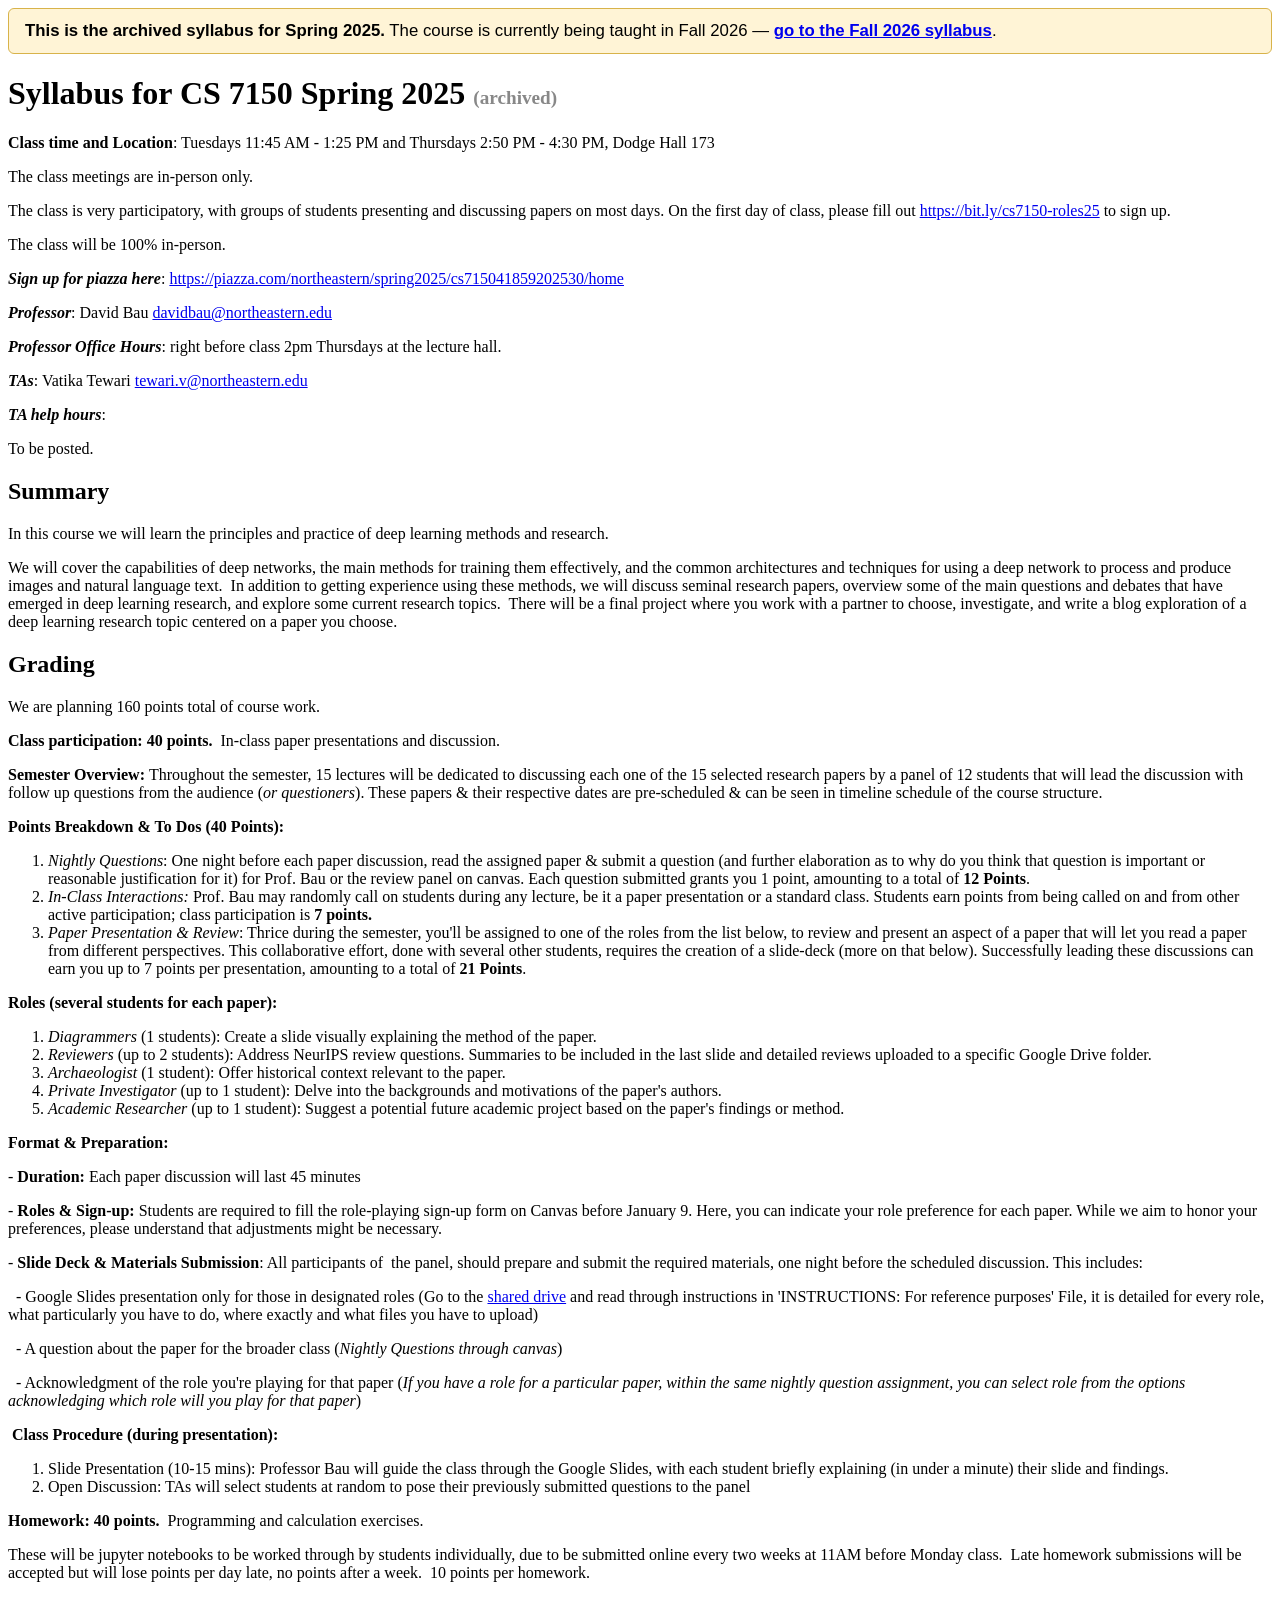
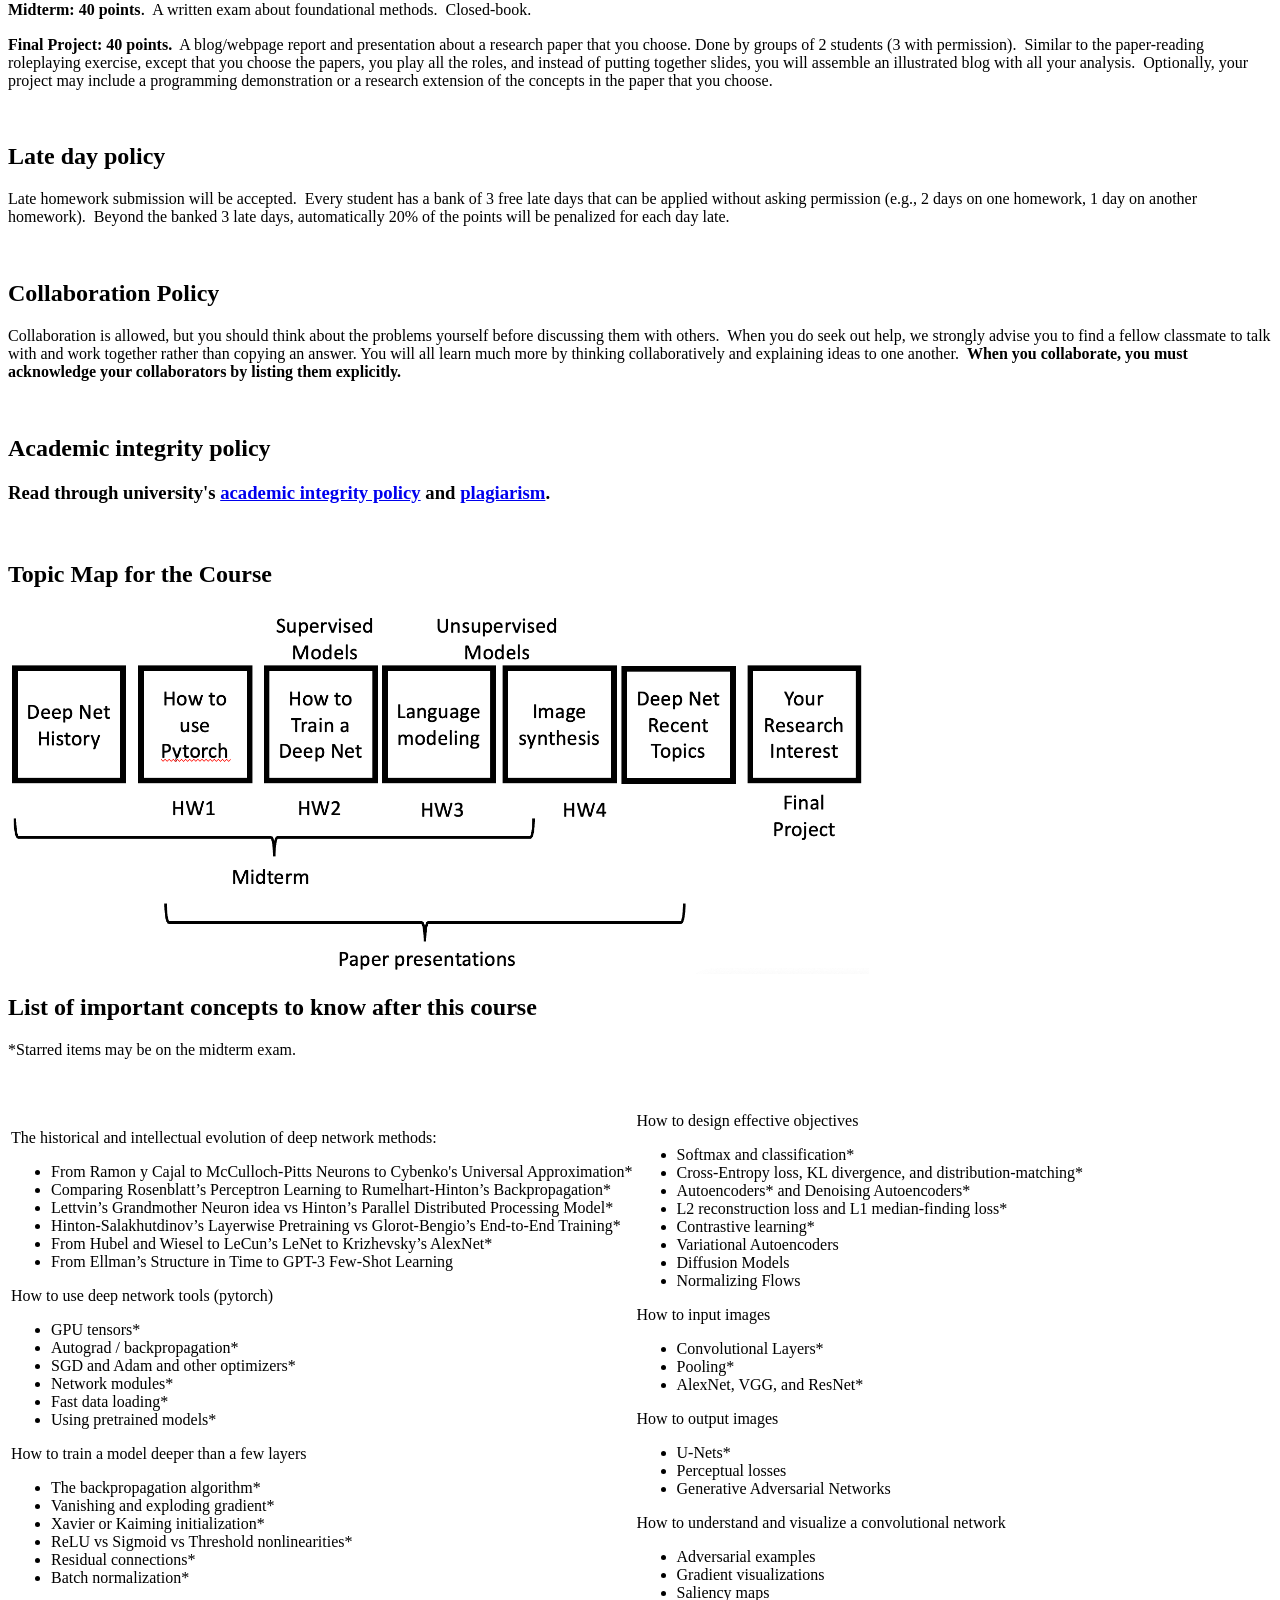
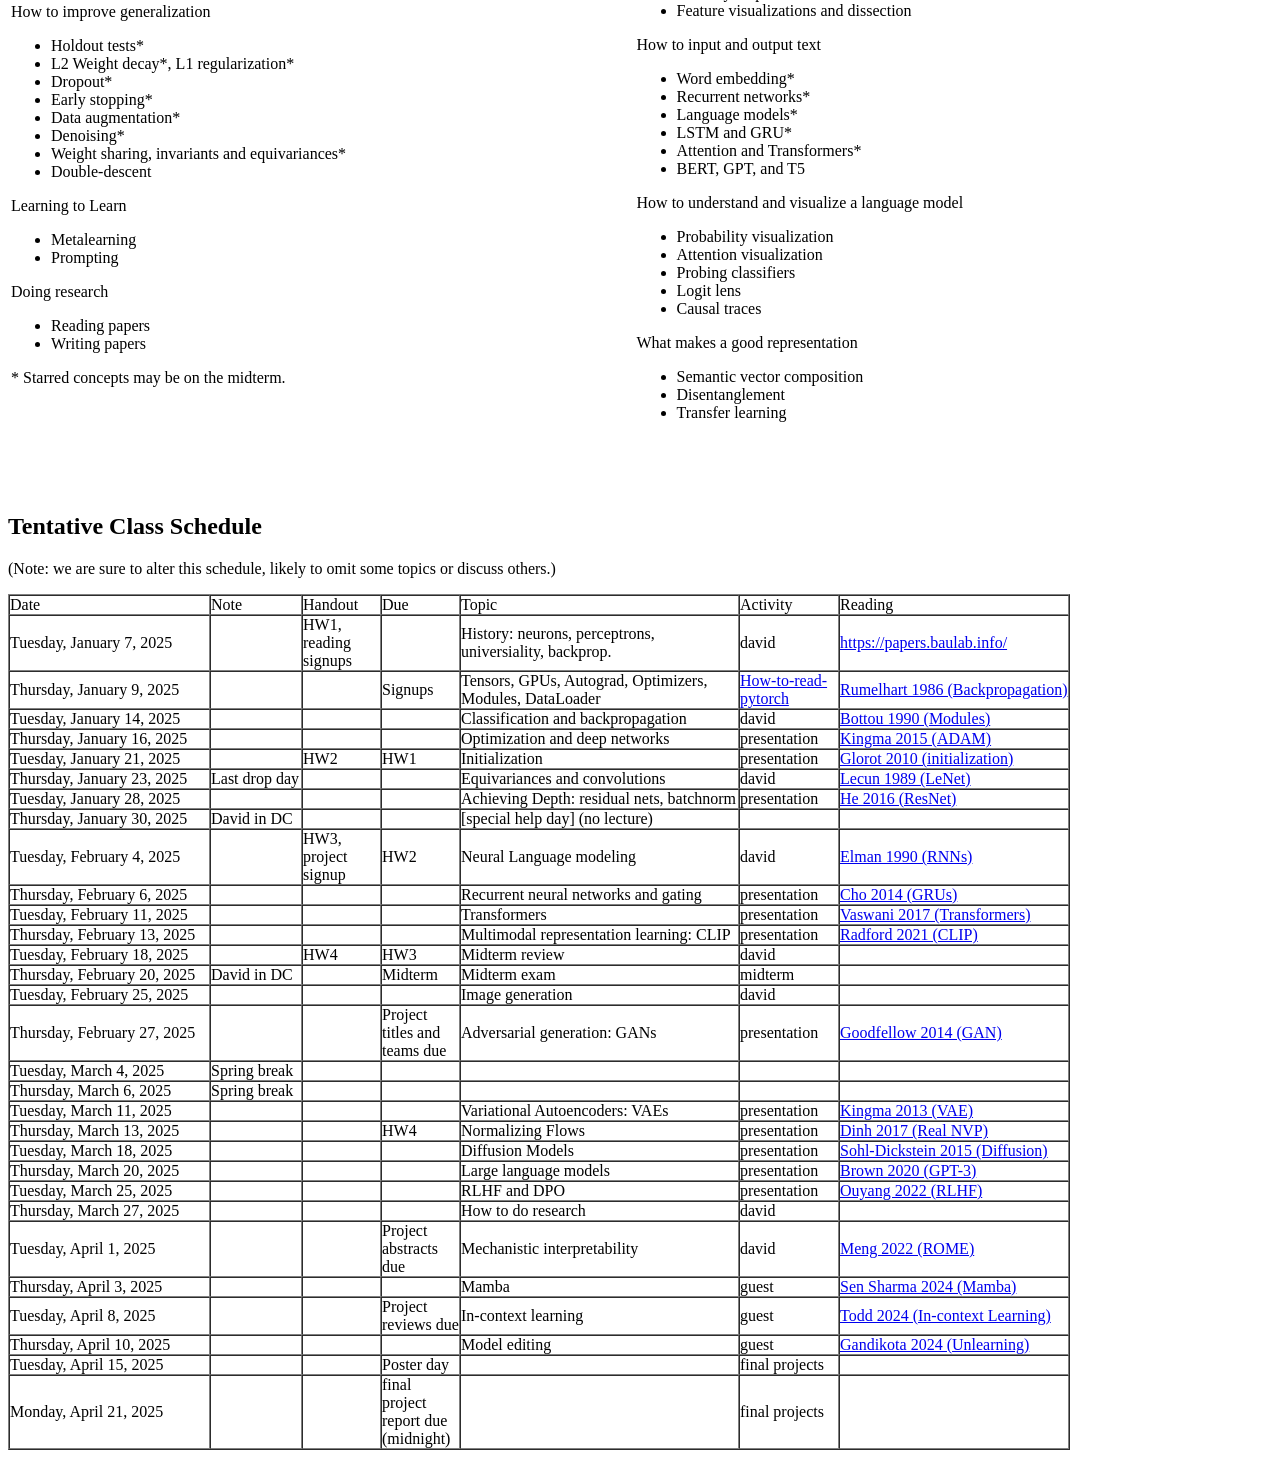
<file: public/2025-Spring/index.html>
<html>
<body>
<div style="font-family:sans-serif;background:#fff4d6;border:1px solid #d8b34a;border-radius:6px;padding:12px 16px;margin:0 0 20px 0;font-size:1.05rem">
<strong>This is the archived syllabus for Spring 2025.</strong>
The course is currently being taught in Fall 2026 &mdash;
<a href="/2026-Fall/" style="font-weight:bold">go to the Fall 2026 syllabus</a>.
</div>
<div class="user_content enhanced" data-resource-type="syllabus.body" data-resource-id="213587">
  <h1><span>Syllabus for CS 7150 Spring 2025</span> <span style="font-size:60%;color:#888">(archived)</span></h1>
  <p><strong>Class time and Location</strong></em><span style="color: var(--ic-brand-font-color-dark); font-family: inherit; font-size: 1rem;">: Tuesdays 11:45 AM - 1:25 PM and Thursdays 2:50 PM - 4:30 PM, Dodge Hall 173</span></p>
<p>The class meetings are in-person only.</p>
<p>The class is very participatory, with groups of students presenting and discussing papers on most days.  On the first day of class, please fill out <a href="https://bit.ly/cs7150-roles25">https://bit.ly/cs7150-roles25</a> to sign up.</p>
<p>The class will be 100% in-person.</p>
<p><em><strong>Sign up for piazza here</strong></em>: <a class="inline_disabled external" href="https://piazza.com/northeastern/spring2025/cs715041859202530/home" target="_blank" rel="noreferrer noopener"><span>https://piazza.com/northeastern/spring2025/cs715041859202530/home</span></span></a></p>
<p><span><em><strong>Professor</strong></em>: David Bau </span><a href="mailto:davidbau@northeastern.edu"><span>davidbau@northeastern.edu</span></a></p>
<p><em><strong>Professor Office Hours</strong></em>: right before class 2pm Thursdays at the lecture hall.</p>
<p><em><strong>TAs</strong></em>: Vatika Tewari <a href="mailto:tewari.v@northeastern.edu" target="_blank">tewari.v@northeastern.edu</a></p>
<p><span><em><strong>TA help hours</strong></em>: </span></p>
<p>To be posted.</p>
<h2><span>Summary</span></h2>
<p><span>In this course we will learn the principles and practice of deep learning methods and research.</span></p>
<p><span>We will cover the capabilities of deep networks, the main methods for training them effectively, and the common architectures and techniques for using a deep network to process and produce images and natural language text.&nbsp; In addition to getting experience using these methods, we will discuss seminal research papers, overview some of the main questions and debates that have emerged in deep learning research, and explore some current research topics.&nbsp; There will be a final project where you work with a partner to choose, investigate, and write a blog exploration of a deep learning research topic centered on a paper you choose.</span></p>
<h2><span>Grading</span></h2>
<p>We are planning 160 points total of course work.</p>
<p><span><strong>Class participation: 40 points.</strong></span>&nbsp; In-class paper presentations and discussion.</p>
<p><strong>Semester Overview: </strong>Throughout the semester, 15 lectures will be dedicated to discussing each one of the 15 selected research papers by a panel of 12 students that will lead the discussion with follow up questions from the audience (<em>or questioners</em>). These papers &amp; their respective dates are pre-scheduled &amp; can be seen in timeline schedule of the course structure.</p>
<p><strong>Points Breakdown &amp; To Dos (40 Points): </strong></p>
<ol>
<li><em>Nightly Questions</em>: One night before each paper discussion, read the assigned paper &amp; submit a question (and further elaboration as to why do you think that question is important or reasonable justification for it) for Prof. Bau or the review panel on canvas. Each question submitted grants you 1 point, amounting to a total of <strong>12 Points</strong>.</li>
<li><em>In-Class Interactions:</em> Prof. Bau may randomly call on students during any lecture, be it a paper presentation or a standard class. Students earn points from being called on and from other active participation; class participation is <strong>7 points.</strong></li>
<li><em>Paper Presentation &amp; Review</em>: Thrice during the semester, you'll be assigned to one of the roles from the list below, to review and present an aspect of a paper that will let you read a paper from different perspectives. This collaborative effort, done with several other students, requires the creation of a slide-deck (more on that below). Successfully leading these discussions can earn you up to 7 points per presentation, amounting to a total of <strong>21 Points</strong>.</li>
</ol>
<p><strong>Roles (several students for each paper):</strong></p>
<ol>
<li><em>Diagrammers</em> (1 students): Create a slide visually explaining the method of the paper.</li>
<li><em>Reviewers</em> (up to 2 students): Address NeurIPS review questions. Summaries to be included in the last slide and detailed reviews uploaded to a specific Google Drive folder.</li>
<li><em>Archaeologist</em> (1 student): Offer historical context relevant to the paper.</li>
<li><em>Private Investigator</em> (up to 1 student): Delve into the backgrounds and motivations of the paper's authors.</li>
<li><em>Academic Researcher</em> (up to 1 student): Suggest a potential future academic project based on the paper's findings or method.</li>
</ol>
<p><strong>Format &amp; Preparation:</strong></p>
<p>- <strong>Duration:</strong> Each paper discussion will last 45 minutes</p>
<p>- <strong>Roles &amp; Sign-up:</strong> Students are required to fill the role-playing sign-up form on Canvas before January 9. Here, you can indicate your role preference for each paper. While we aim to honor your preferences, please understand that adjustments might be necessary.</p>
<p>- <strong>Slide Deck &amp; Materials Submission</strong>: All participants of &nbsp;the panel, should prepare and submit the required materials, one night before the scheduled discussion. This includes:</p>
<p>&nbsp; - Google Slides presentation only for those in designated roles (Go to the <a href="https://drive.google.com/drive/folders/1-uxKyXxG5del8wugpZy5ARAf91ao2eiK?usp=sharing" target="_blank" rel="noreferrer noopener"><span>shared drive</span></span></a> and read through instructions in 'INSTRUCTIONS: For reference purposes' File, it is detailed for every role, what particularly you have to do, where exactly and what files you have to upload)</p>
<p>&nbsp; - A question about the paper for the broader class (<em>Nightly Questions through canvas</em>)</p>
<p>&nbsp; - Acknowledgment of the role you're playing for that paper (<em>If you have a role for a particular paper, within the same nightly question assignment, you can select role from the options acknowledging which role will you play for that paper</em>)</p>
<p><strong>&nbsp;Class Procedure (during presentation):</strong></p>
<ol>
<li>Slide Presentation (10-15 mins): Professor Bau will guide the class through the Google Slides, with each student briefly explaining (in under a minute) their slide and findings.</li>
<li>Open Discussion: TAs will select students at random to pose their previously submitted questions to the panel</li>
</ol>
<p><span><strong>Homework: 40 points.</strong></span><span>&nbsp; Programming and calculation exercises.</span></p>
<p><span>These will be jupyter notebooks to be worked through by students individually, due to be submitted online every two weeks at 11AM before Monday class.&nbsp; Late homework submissions will be accepted but will lose points per day late, no points after a week.&nbsp; 10 points per homework.</span></p>
<p><span><strong>Midterm: 40 points</strong></span><span><span style="font-size: 14pt;">.</span>&nbsp; A written exam about foundational methods.&nbsp; Closed-book.</span></p>
<p><span><strong>Final Project: 40 points.</strong></span><span>&nbsp; A blog/webpage report and presentation about a research paper that you choose. Done by groups of 2 students (3 with permission).&nbsp; Similar to the paper-reading roleplaying exercise, except that you choose the papers, you play all the roles, and instead of putting together slides, you will assemble an illustrated blog with all your analysis.&nbsp; Optionally, your project may include a programming demonstration or a research extension of the concepts in the paper that you choose.</span></p>
<p>&nbsp;</p>
<h2><span>Late day policy</span></h2>
<p><span>Late homework submission will be accepted.&nbsp; Every student has a bank of 3 free late days that can be applied without asking permission (e.g., 2 days on one homework, 1 day on another homework).&nbsp; Beyond the banked 3 late days, automatically 20% of the points will be penalized for each day late.</span></p>
<p>&nbsp;</p>
<h2><span>Collaboration Policy</span></h2>
<p><span>Collaboration is allowed</span><span>, </span><span>but you should think about the problems yourself before discussing them with others.&nbsp; </span><span>When you do seek out help, we strongly advise you to find a fellow classmate to talk with and work together rather than copying an answer. You will all learn much more by thinking collaboratively and explaining ideas to one another.&nbsp; </span><strong>When you collaborate, you must acknowledge your collaborators by listing them explicitly.</strong></p>
<p>&nbsp;</p>
<h2><span>Academic integrity policy</span></h2>
<h3><span>Read through university's <a href="https://osccr.sites.northeastern.edu/academic-integrity-policy/" target="_blank" rel="noreferrer noopener"><span>academic integrity policy</span></span></a>&nbsp;and&nbsp;<a href="http://www.plagiarism.org/" target="_blank" rel="noreferrer noopener"><span>plagiarism</span></span></a>.&nbsp;</span></h3>
<p>&nbsp;</p>
<h2><span>Topic Map for the Course</span></h2>
<p><span><img src="cs7150-2025-topicmap.png" width="861" height="367"><br></span></p>
<h2><span>List of important concepts to know after this course</span></h2>
<p><span>*Starred items may be on the midterm exam.</span></p>
<p>&nbsp;</p>
<table>
<tbody>
<tr>
<td>
<p><span>The historical and intellectual evolution of deep network methods:</span></p>
<ul>
<li aria-level="1"><span>From Ramon y Cajal to McCulloch-Pitts Neurons to Cybenko's Universal Approximation*</span></li>
<li aria-level="1"><span>Comparing Rosenblatt’s Perceptron Learning to</span>&nbsp;Rumelhart-Hinton’s Backpropagation*</li>
<li aria-level="1"><span>Lettvin’s Grandmother Neuron idea vs Hinton’s Parallel Distributed Processing Model*</span></li>
<li aria-level="1"><span>Hinton-Salakhutdinov’s Layerwise Pretraining vs Glorot-Bengio’s End-to-End Training*</span></li>
<li aria-level="1"><span>From Hubel and Wiesel to LeCun’s LeNet to Krizhevsky’s AlexNet*</span></li>
<li aria-level="1"><span>From Ellman’s Structure in Time to GPT-3 Few-Shot Learning</span></li>
</ul>
<p><span>How to use deep network tools (pytorch)</span></p>
<ul>
<li aria-level="1"><span>GPU tensors*</span></li>
<li aria-level="1"><span>Autograd / backpropagation*</span></li>
<li aria-level="1"><span>SGD and Adam and other optimizers*</span></li>
<li aria-level="1"><span>Network modules*</span></li>
<li aria-level="1"><span>Fast data loading*</span></li>
<li aria-level="1"><span>Using pretrained models*</span></li>
</ul>
<p><span>How to train a model deeper than a few layers</span></p>
<ul>
<li aria-level="1"><span>The backpropagation algorithm*</span></li>
<li aria-level="1"><span>Vanishing and exploding gradient*</span></li>
<li aria-level="1"><span>Xavier or Kaiming initialization*</span></li>
<li aria-level="1"><span>ReLU vs Sigmoid vs Threshold nonlinearities*</span></li>
<li aria-level="1"><span>Residual connections*</span></li>
<li aria-level="1"><span>Batch normalization*</span></li>
</ul>
<p><span>How to improve generalization</span></p>
<ul>
<li aria-level="1"><span>Holdout tests*</span></li>
<li aria-level="1"><span>L2 Weight decay*, L1 regularization*</span></li>
<li aria-level="1"><span>Dropout*</span></li>
<li aria-level="1"><span>Early stopping*</span></li>
<li aria-level="1"><span>Data augmentation*</span></li>
<li aria-level="1"><span>Denoising*</span></li>
<li aria-level="1"><span>Weight sharing, invariants and equivariances*</span></li>
<li aria-level="1"><span>Double-descent</span></li>
</ul>
<p><span>Learning to Learn</span></p>
<ul>
<li aria-level="1"><span>Metalearning</span></li>
<li aria-level="1"><span>Prompting</span></li>
</ul>
<p>Doing research</p>
<ul>
<li aria-level="1"><span>Reading papers</span></li>
<li aria-level="1"><span>Writing papers</span></li>
</ul>
<p>* Starred concepts may be on the midterm.</p>
<p>&nbsp;</p>
</td>
<td>
<p><span>How to design effective objectives</span></p>
<ul>
<li aria-level="1"><span>Softmax and classification*</span></li>
<li aria-level="1"><span>Cross-Entropy loss, KL divergence, and distribution-matching*</span></li>
<li aria-level="1"><span>Autoencoders* and Denoising Autoencoders*</span></li>
<li aria-level="1"><span>L2 reconstruction loss and L1 median-finding loss*</span></li>
<li aria-level="1"><span>Contrastive learning*</span></li>
<li aria-level="1"><span>Variational Autoencoders</span></li>
<li aria-level="1"><span>Diffusion Models</span></li>
<li aria-level="1"><span>Normalizing Flows</span></li>
</ul>
<p><span>How to input images</span></p>
<ul>
<li aria-level="1"><span>Convolutional Layers*</span></li>
<li aria-level="1"><span>Pooling*</span></li>
<li aria-level="1"><span>AlexNet, VGG, and ResNet*</span></li>
</ul>
<p><span>How to output images</span></p>
<ul>
<li aria-level="1"><span>U-Nets*</span></li>
<li aria-level="1"><span>Perceptual losses</span></li>
<li aria-level="1"><span>Generative Adversarial Networks</span></li>
</ul>
<p><span>How to understand and visualize a convolutional network</span></p>
<ul>
<li aria-level="1"><span>Adversarial examples</span></li>
<li aria-level="1"><span>Gradient visualizations</span></li>
<li aria-level="1"><span>Saliency maps</span></li>
<li aria-level="1"><span>Feature visualizations and dissection</span></li>
</ul>
<p><span>How to input and output text</span></p>
<ul>
<li aria-level="1"><span>Word embedding*</span></li>
<li aria-level="1"><span>Recurrent networks*</span></li>
<li aria-level="1"><span>Language models*</span></li>
<li aria-level="1"><span>LSTM and GRU*</span></li>
<li aria-level="1"><span>Attention and Transformers*</span></li>
<li aria-level="1"><span>BERT, GPT, and T5</span></li>
</ul>
<p><span>How to understand and visualize a language model</span></p>
<ul>
<li aria-level="1"><span>Probability visualization</span></li>
<li aria-level="1"><span>Attention visualization</span></li>
<li aria-level="1"><span>Probing classifiers</span></li>
<li aria-level="1"><span>Logit lens</span></li>
<li aria-level="1"><span>Causal traces</span></li>
</ul>
<p><span>What makes a good representation</span></p>
<ul>
<li aria-level="1"><span>Semantic vector composition</span></li>
<li aria-level="1"><span>Disentanglement</span></li>
<li aria-level="1"><span>Transfer learning</span></li>
</ul>
</td>
</tr>
</tbody>
</table>
<p><br><br></p>
<h2><span>Tentative Class Schedule<br></span></h2>
<p><span>(Note: we are sure to alter this schedule, likely to omit some topics or discuss others.)</span></p>
<table dir="ltr" border="1" cellspacing="0" cellpadding="0" data-sheets-root="1" data-sheets-baot="1"><colgroup><col width="201"><col width="92"><col width="79"><col width="79"><col width="279"><col width="100"><col width="230"></colgroup>
<tbody>
<tr>
<td>Date</td>
<td>Note</td>
<td>Handout</td>
<td>Due</td>
<td>Topic</td>
<td>Activity</td>
<td>Reading</td>
</tr>
<tr>
<td>Tuesday, January 7, 2025</td>
<td></td>
<td>
<div>
<div>HW1, reading signups</div>
</div>
</td>
<td></td>
<td>History: neurons, perceptrons, universiality, backprop.</td>
<td>david</td>
<td><a href="https://papers.baulab.info/" target="_blank" rel="noreferrer noopener"><span>https://papers.baulab.info/</span></span></a></td>
</tr>
<tr>
<td>Thursday, January 9, 2025</td>
<td></td>
<td></td>
<td>Signups</td>
<td>Tensors, GPUs, Autograd, Optimizers, Modules, DataLoader</td>
<td><a href="https://github.com/davidbau/how-to-read-pytorch" target="_blank" rel="noreferrer noopener"><span>How-to-read-pytorch</span></span></a></td>
<td><a href="https://papers.baulab.info/papers/Rumelhart-1986.pdf" target="_blank" rel="noreferrer noopener"><span>Rumelhart 1986 (Backpropagation)</span></span></a></td>
</tr>
<tr>
<td>Tuesday, January 14, 2025</td>
<td></td>
<td></td>
<td></td>
<td>Classification and backpropagation</td>
<td>david</td>
<td><a href="https://papers.baulab.info/papers/Bottou-1990.pdf" target="_blank" rel="noreferrer noopener"><span>Bottou 1990 (Modules)</span></span></a></td>
</tr>
<tr>
<td>Thursday, January 16, 2025</td>
<td></td>
<td></td>
<td></td>
<td>Optimization and deep networks</td>
<td>presentation</td>
<td><a href="https://papers.baulab.info/papers/Kingma-2015.pdf" target="_blank" rel="noreferrer noopener"><span>Kingma 2015 (ADAM)</span></span></a></td>
</tr>
<tr>
<td>Tuesday, January 21, 2025</td>
<td></td>
<td>HW2</td>
<td>HW1</td>
<td>Initialization</td>
<td>presentation</td>
<td><a href="https://papers.baulab.info/papers/Glorot-2010.pdf" target="_blank" rel="noreferrer noopener"><span>Glorot 2010 (initialization)</span></span></a></td>
</tr>
<tr>
<td>Thursday, January 23, 2025</td>
<td>Last drop day</td>
<td></td>
<td></td>
<td>Equivariances and convolutions</td>
<td>david</td>
<td><a href="https://papers.baulab.info/papers/LeCun-1989.pdf" target="_blank" rel="noreferrer noopener"><span>Lecun 1989 (LeNet)</span></span></a></td>
</tr>
<tr>
<td>Tuesday, January 28, 2025</td>
<td></td>
<td></td>
<td></td>
<td>Achieving Depth: residual nets, batchnorm</td>
<td>presentation</td>
<td><a href="https://papers.baulab.info/papers/He-2015.pdf" target="_blank" rel="noreferrer noopener"><span>He 2016 (ResNet)</span></span></a></td>
</tr>
<tr>
<td>Thursday, January 30, 2025</td>
<td>David in DC</td>
<td></td>
<td></td>
<td>[special help day] (no lecture)</td>
<td></td>
<td></td>
</tr>
<tr>
<td>Tuesday, February 4, 2025</td>
<td></td>
<td>HW3, project signup</td>
<td>HW2</td>
<td>Neural Language modeling</td>
<td>david</td>
<td><a href="https://papers.baulab.info/papers/Elman-1990.pdf" target="_blank" rel="noreferrer noopener"><span>Elman 1990 (RNNs)</span></span></a></td>
</tr>
<tr>
<td>Thursday, February 6, 2025</td>
<td></td>
<td></td>
<td></td>
<td>Recurrent neural networks and gating</td>
<td>presentation</td>
<td><a href="https://papers.baulab.info/papers/also/Cho-2014.pdf" target="_blank" rel="noreferrer noopener"><span>Cho 2014 (GRUs)</span></span></a></td>
</tr>
<tr>
<td>Tuesday, February 11, 2025</td>
<td></td>
<td></td>
<td></td>
<td>Transformers</td>
<td>presentation</td>
<td><a href="https://papers.baulab.info/papers/Vaswani-2017.pdf" target="_blank" rel="noreferrer noopener"><span>Vaswani 2017 (Transformers)</span></span></a></td>
</tr>
<tr>
<td>Thursday, February 13, 2025</td>
<td></td>
<td></td>
<td></td>
<td>Multimodal representation learning: CLIP</td>
<td>presentation</td>
<td><a href="https://papers.baulab.info/papers/Radford-2021.pdf" target="_blank" rel="noreferrer noopener"><span>Radford 2021 (CLIP)</span></span></a></td>
</tr>
<tr>
<td>Tuesday, February 18, 2025</td>
<td></td>
<td>HW4</td>
<td>HW3</td>
<td>Midterm review</td>
<td>david</td>
<td></td>
</tr>
<tr>
<td>Thursday, February 20, 2025</td>
<td>David in DC</td>
<td></td>
<td>Midterm</td>
<td>Midterm exam</td>
<td>midterm</td>
<td></td>
</tr>
<tr>
<td>Tuesday, February 25, 2025</td>
<td></td>
<td></td>
<td></td>
<td>Image generation</td>
<td>david</td>
<td></td>
</tr>
<tr>
<td>Thursday, February 27, 2025</td>
<td></td>
<td></td>
<td>Project titles and teams due</td>
<td>Adversarial generation: GANs</td>
<td>presentation</td>
<td><a href="https://papers.baulab.info/papers/Goodfellow-2014.pdf" target="_blank" rel="noreferrer noopener"><span>Goodfellow 2014 (GAN)</span></span></a></td>
</tr>
<tr>
<td>Tuesday, March 4, 2025</td>
<td>Spring break</td>
<td></td>
<td></td>
<td></td>
<td></td>
<td></td>
</tr>
<tr>
<td>Thursday, March 6, 2025</td>
<td>Spring break</td>
<td></td>
<td></td>
<td></td>
<td></td>
<td></td>
</tr>
<tr>
<td>Tuesday, March 11, 2025</td>
<td></td>
<td></td>
<td></td>
<td>Variational Autoencoders: VAEs</td>
<td>presentation</td>
<td><a href="https://papers.baulab.info/papers/Kingma-2013.pdf" target="_blank" rel="noreferrer noopener"><span>Kingma 2013 (VAE)</span></span></a></td>
</tr>
<tr>
<td>Thursday, March 13, 2025</td>
<td></td>
<td></td>
<td>HW4</td>
<td>Normalizing Flows</td>
<td>presentation</td>
<td><a href="https://papers.baulab.info/papers/also/Dinh-2017.pdf" target="_blank" rel="noreferrer noopener"><span>Dinh 2017 (Real NVP)</span></span></a></td>
</tr>
<tr>
<td>Tuesday, March 18, 2025</td>
<td></td>
<td></td>
<td></td>
<td>Diffusion Models</td>
<td>presentation</td>
<td><a href="https://papers.baulab.info/papers/Sohl-Dickstein-2015.pdf" target="_blank" rel="noreferrer noopener"><span>Sohl-Dickstein 2015 (Diffusion)</span></span></a></td>
</tr>
<tr>
<td>Thursday, March 20, 2025</td>
<td></td>
<td></td>
<td></td>
<td>Large language models</td>
<td>presentation</td>
<td><a href="https://papers.baulab.info/papers/also/Brown-2020.pdf" target="_blank" rel="noreferrer noopener"><span>Brown 2020 (GPT-3)</span></span></a></td>
</tr>
<tr>
<td>Tuesday, March 25, 2025</td>
<td></td>
<td></td>
<td></td>
<td>RLHF and DPO</td>
<td>presentation</td>
<td><a href="https://papers.baulab.info/papers/Ouyang-2022.pdf" target="_blank" rel="noreferrer noopener"><span>Ouyang 2022 (RLHF)</span></span></a></td>
</tr>
<tr>
<td>Thursday, March 27, 2025</td>
<td></td>
<td></td>
<td></td>
<td>How to do research</td>
<td>david</td>
<td></td>
</tr>
<tr>
<td>Tuesday, April 1, 2025</td>
<td></td>
<td></td>
<td>Project abstracts due</td>
<td>Mechanistic interpretability</td>
<td>david</td>
<td><a href="https://papers.baulab.info/papers/Meng-2022.pdf" target="_blank" rel="noreferrer noopener"><span>Meng 2022 (ROME)</span></span></a></td>
</tr>
<tr>
<td>Thursday, April 3, 2025</td>
<td></td>
<td></td>
<td></td>
<td>Mamba</td>
<td>guest</td>
<td><a href="https://romba.baulab.info/" target="_blank" rel="noreferrer noopener"><span>Sen Sharma 2024 (Mamba)</span></span></a></td>
</tr>
<tr>
<td>Tuesday, April 8, 2025</td>
<td></td>
<td></td>
<td>Project reviews due</td>
<td>In-context learning</td>
<td>guest</td>
<td><a href="https://functions.baulab.info/" target="_blank" rel="noreferrer noopener"><span>Todd 2024 (In-context Learning)</span></span></a></td>
</tr>
<tr>
<td>Thursday, April 10, 2025</td>
<td></td>
<td></td>
<td></td>
<td>Model editing</td>
<td>guest</td>
<td><a href="https://erasing.baulab.info/" target="_blank" rel="noreferrer noopener"><span>Gandikota 2024 (Unlearning)</span></span></a></td>
</tr>
<tr>
<td>Tuesday, April 15, 2025</td>
<td></td>
<td></td>
<td>Poster day</td>
<td></td>
<td>final projects</td>
<td></td>
</tr>
<tr>
<td>Monday, April 21, 2025</td>
<td></td>
<td></td>
<td>final project report due (midnight)</td>
<td></td>
<td>final projects</td>
<td></td>
</tr>
</tbody>
</table>
</div>
</div>
</file>
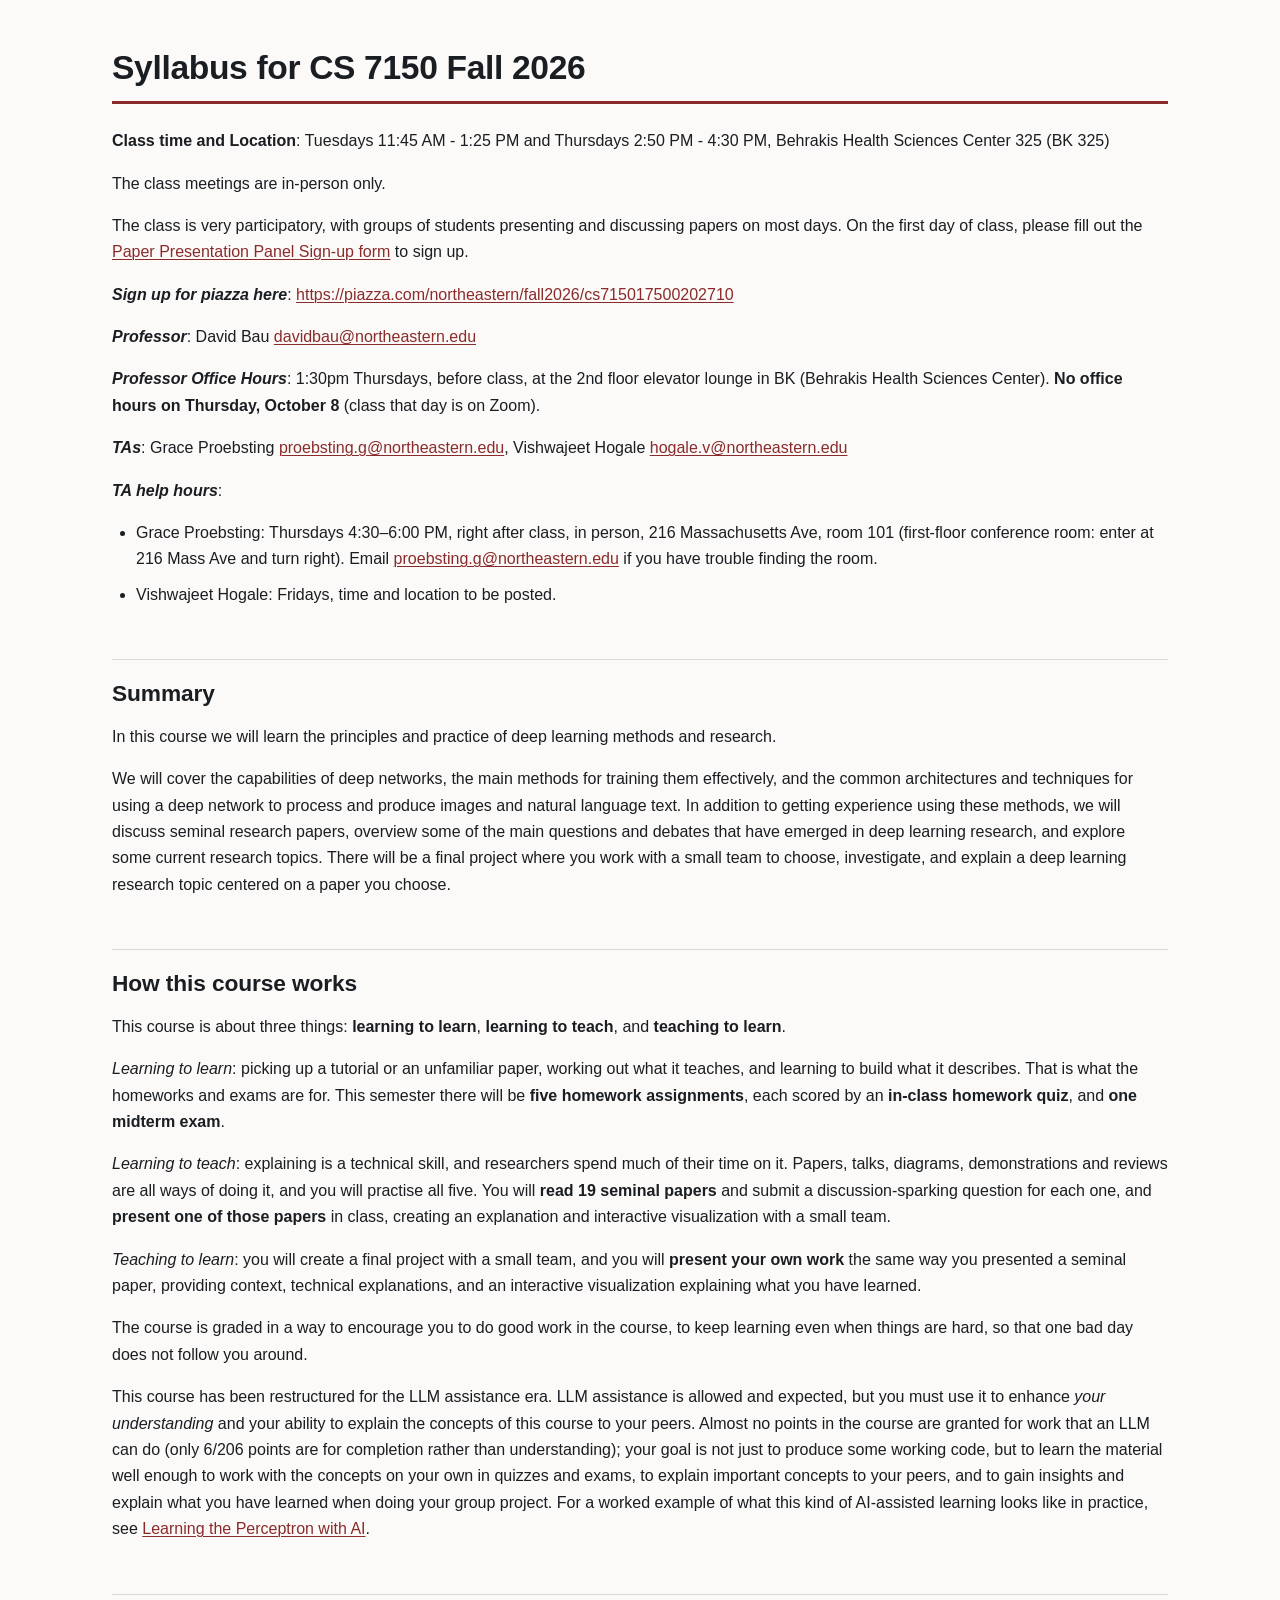
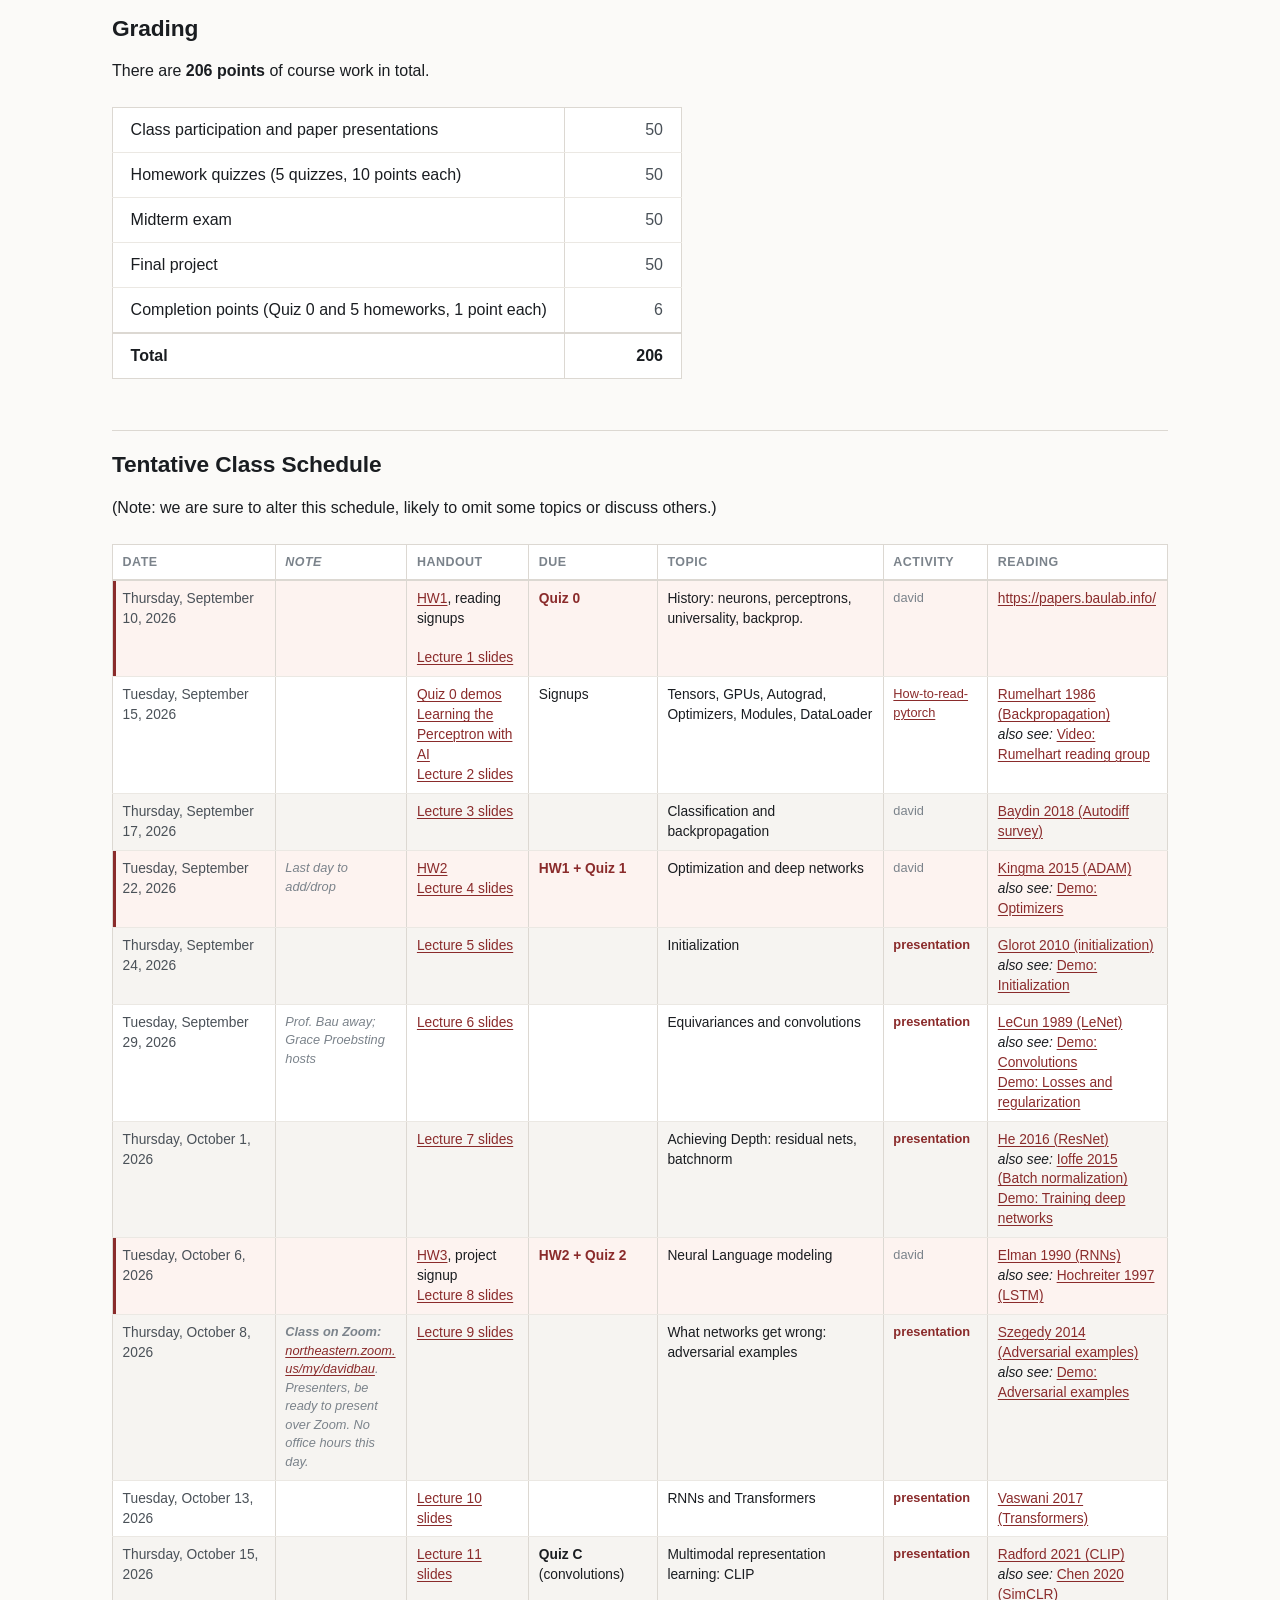
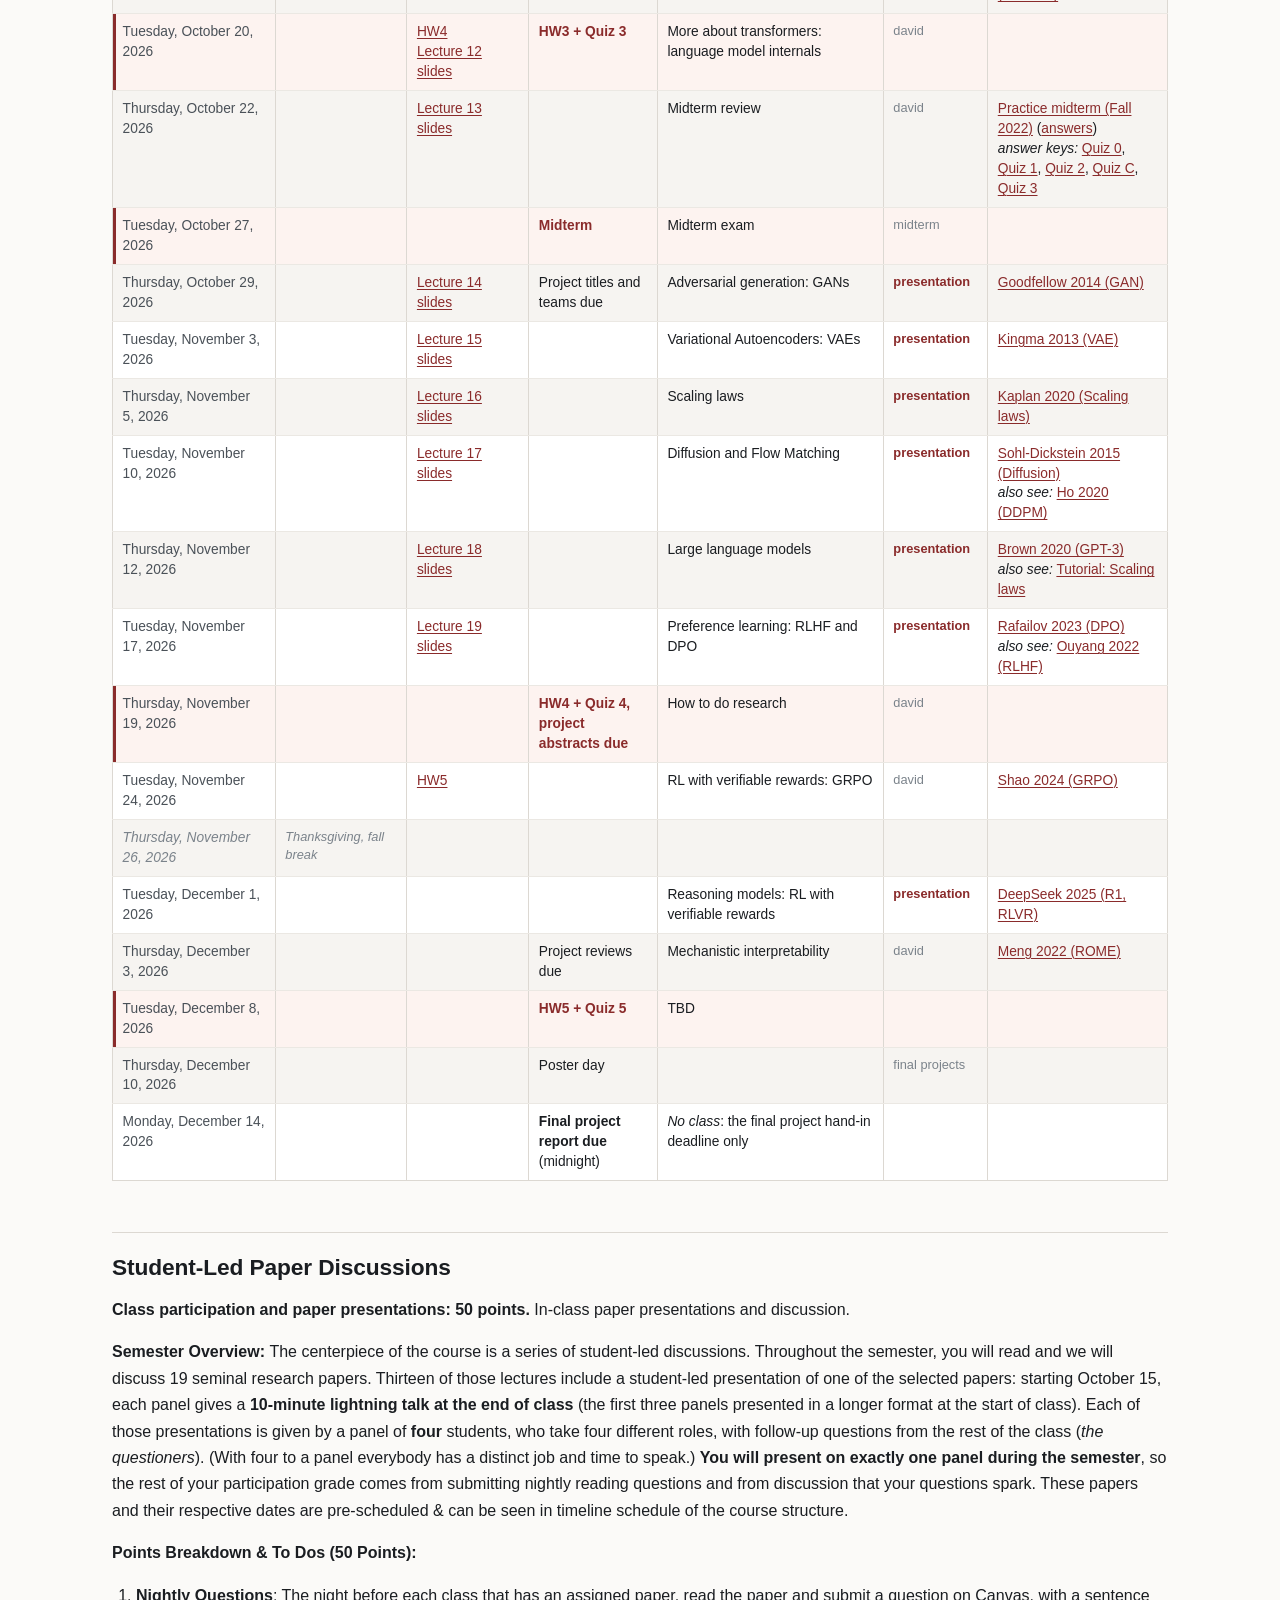
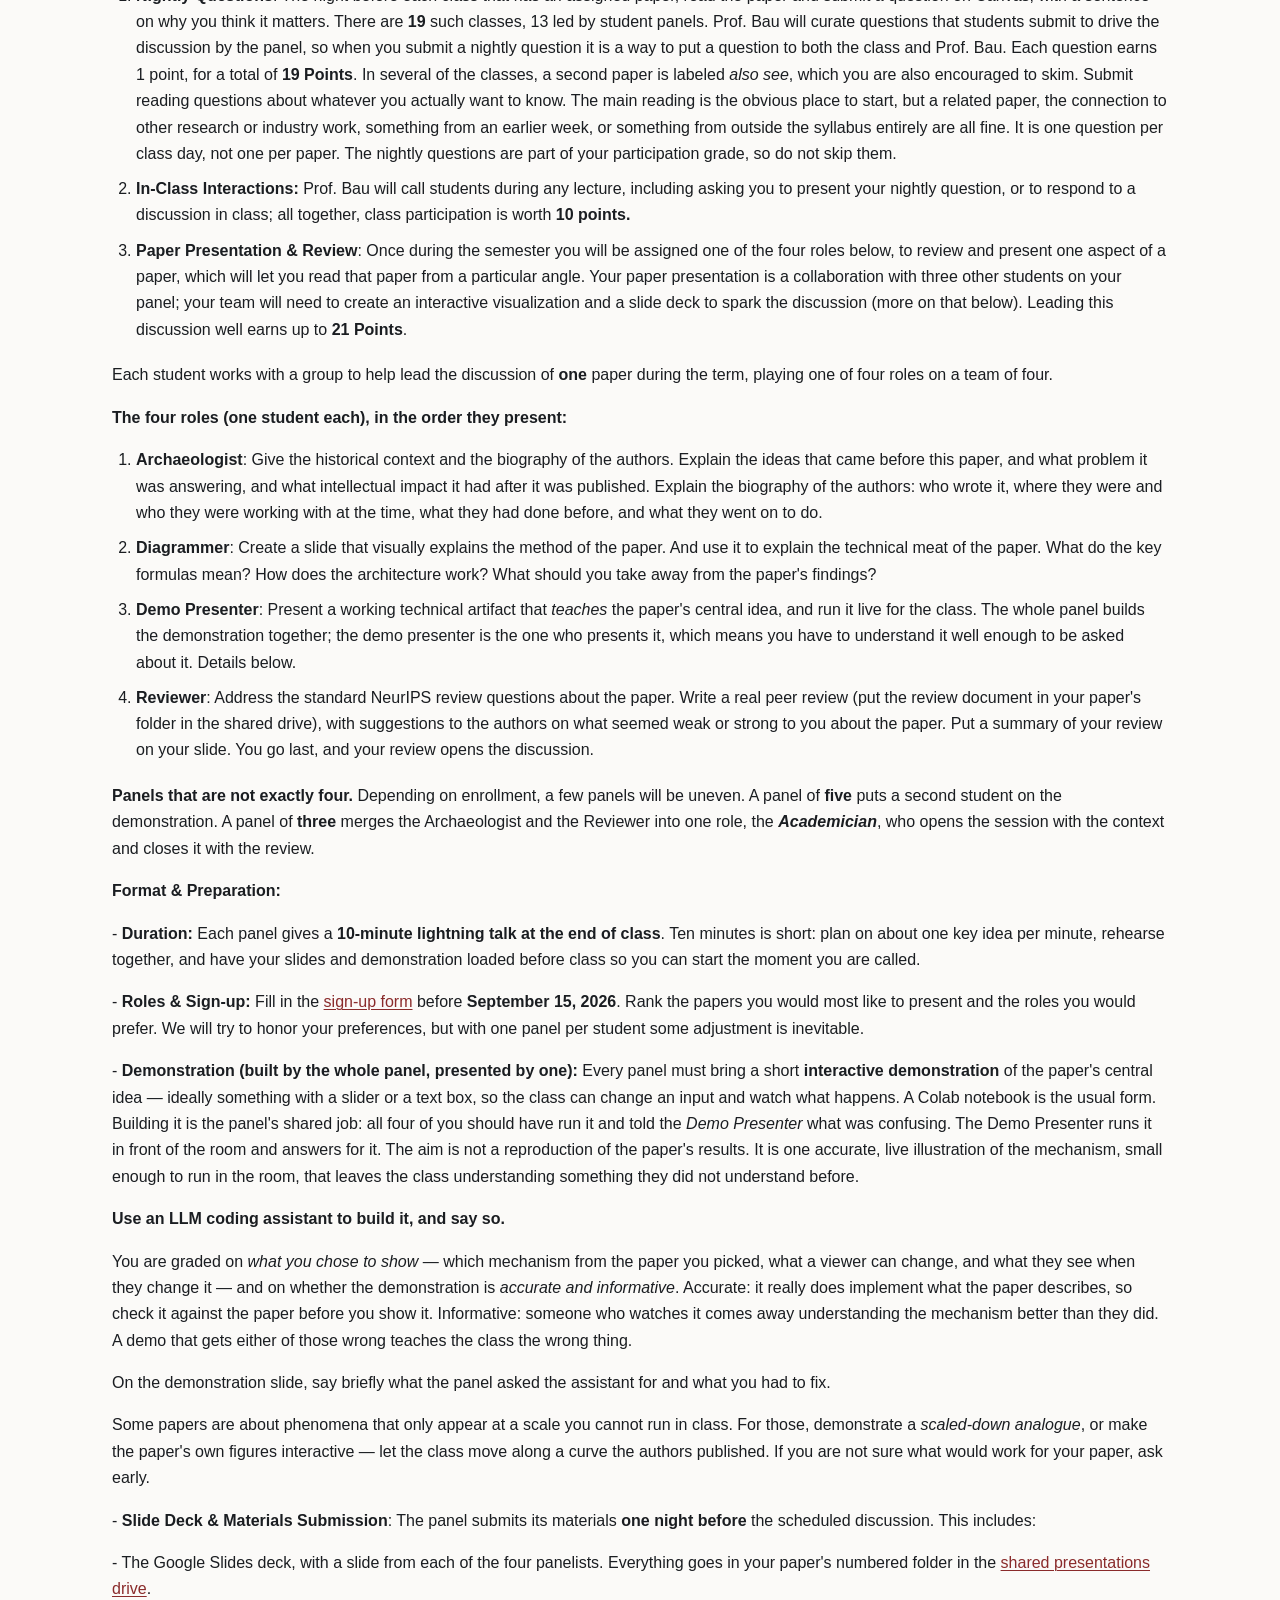
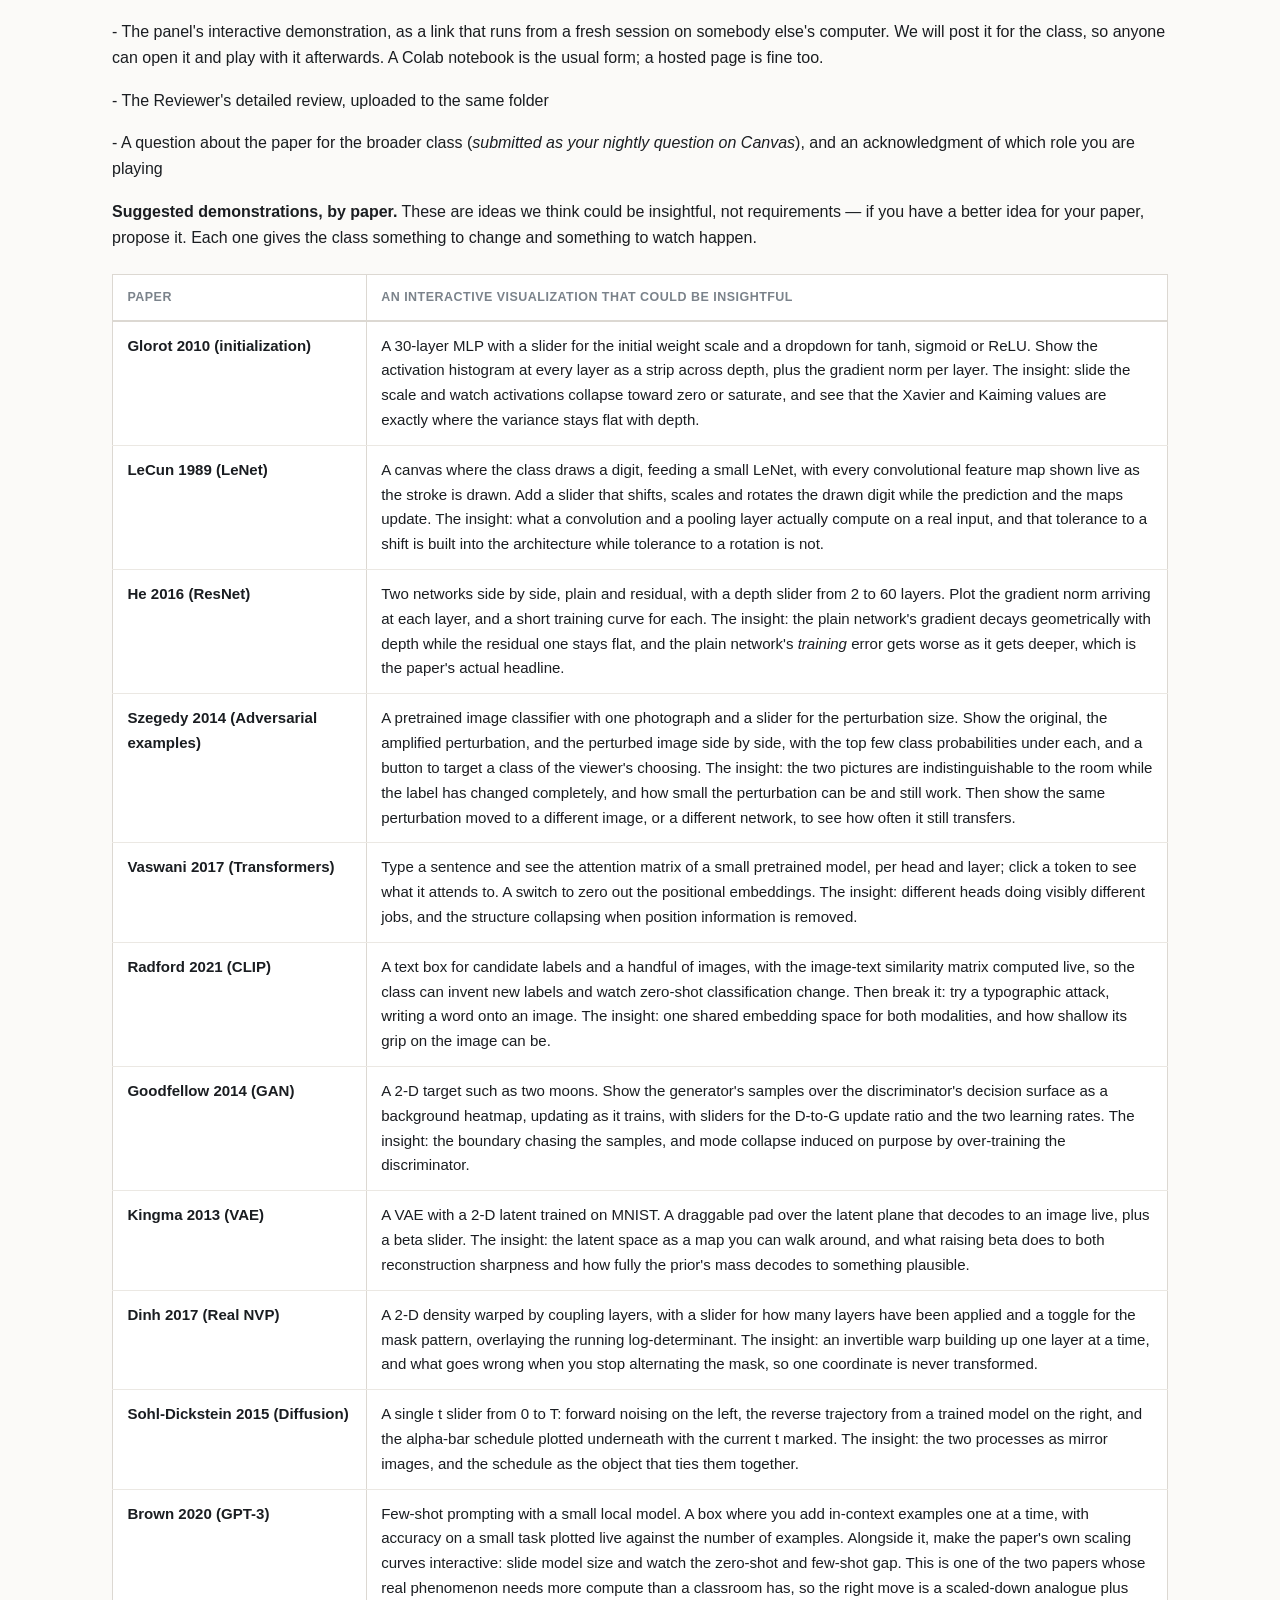
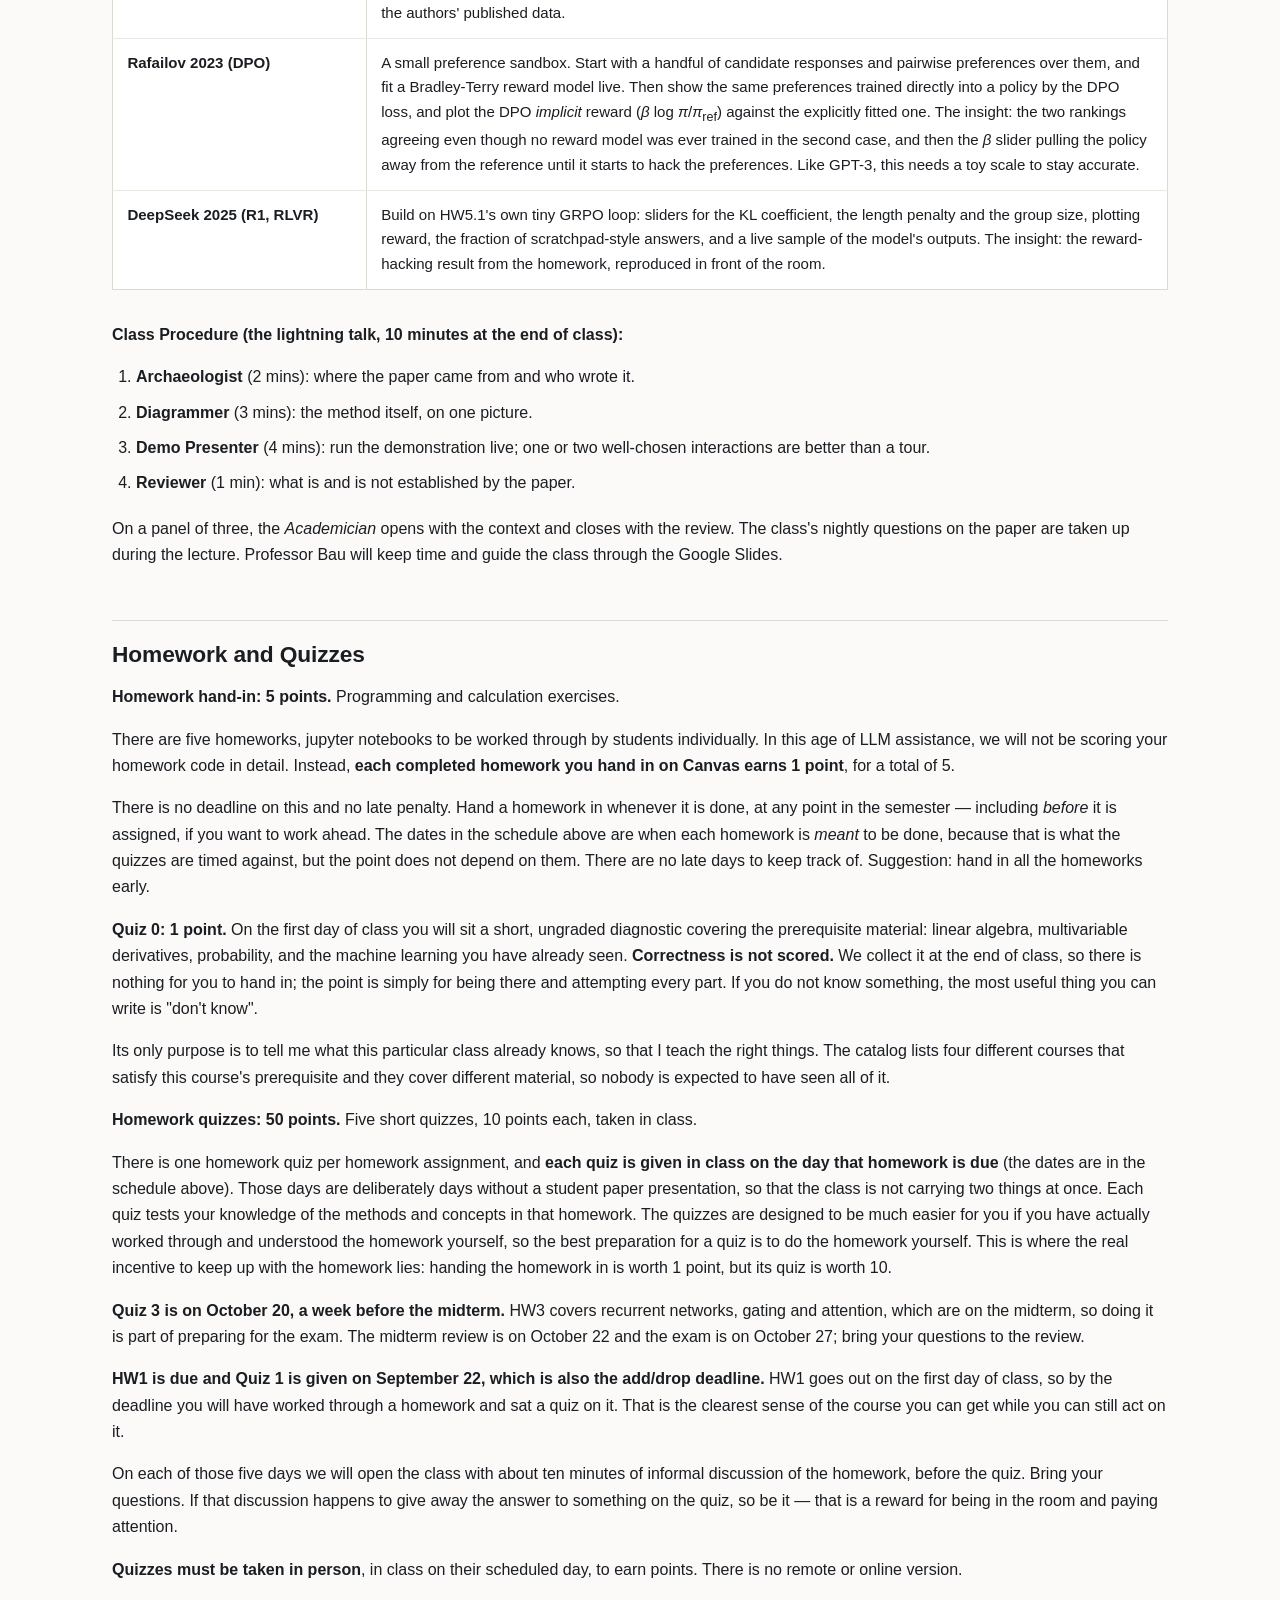
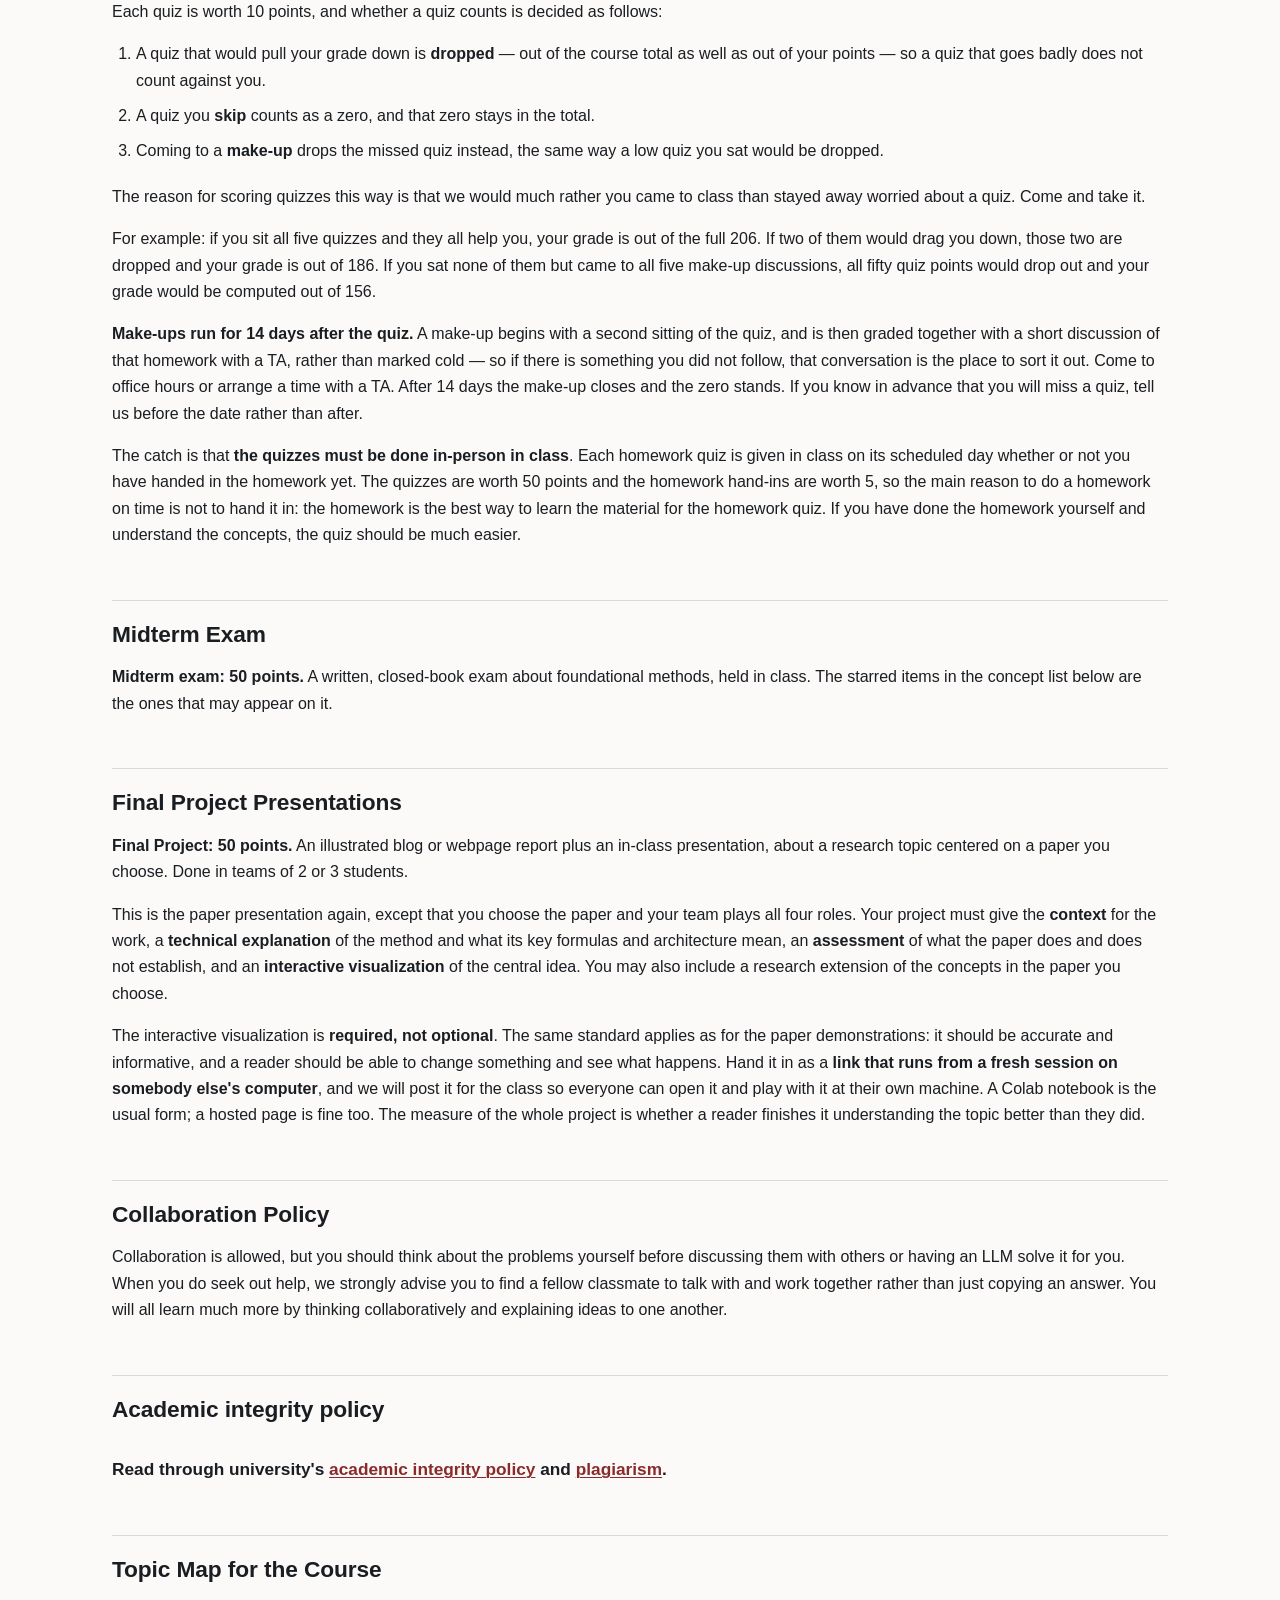
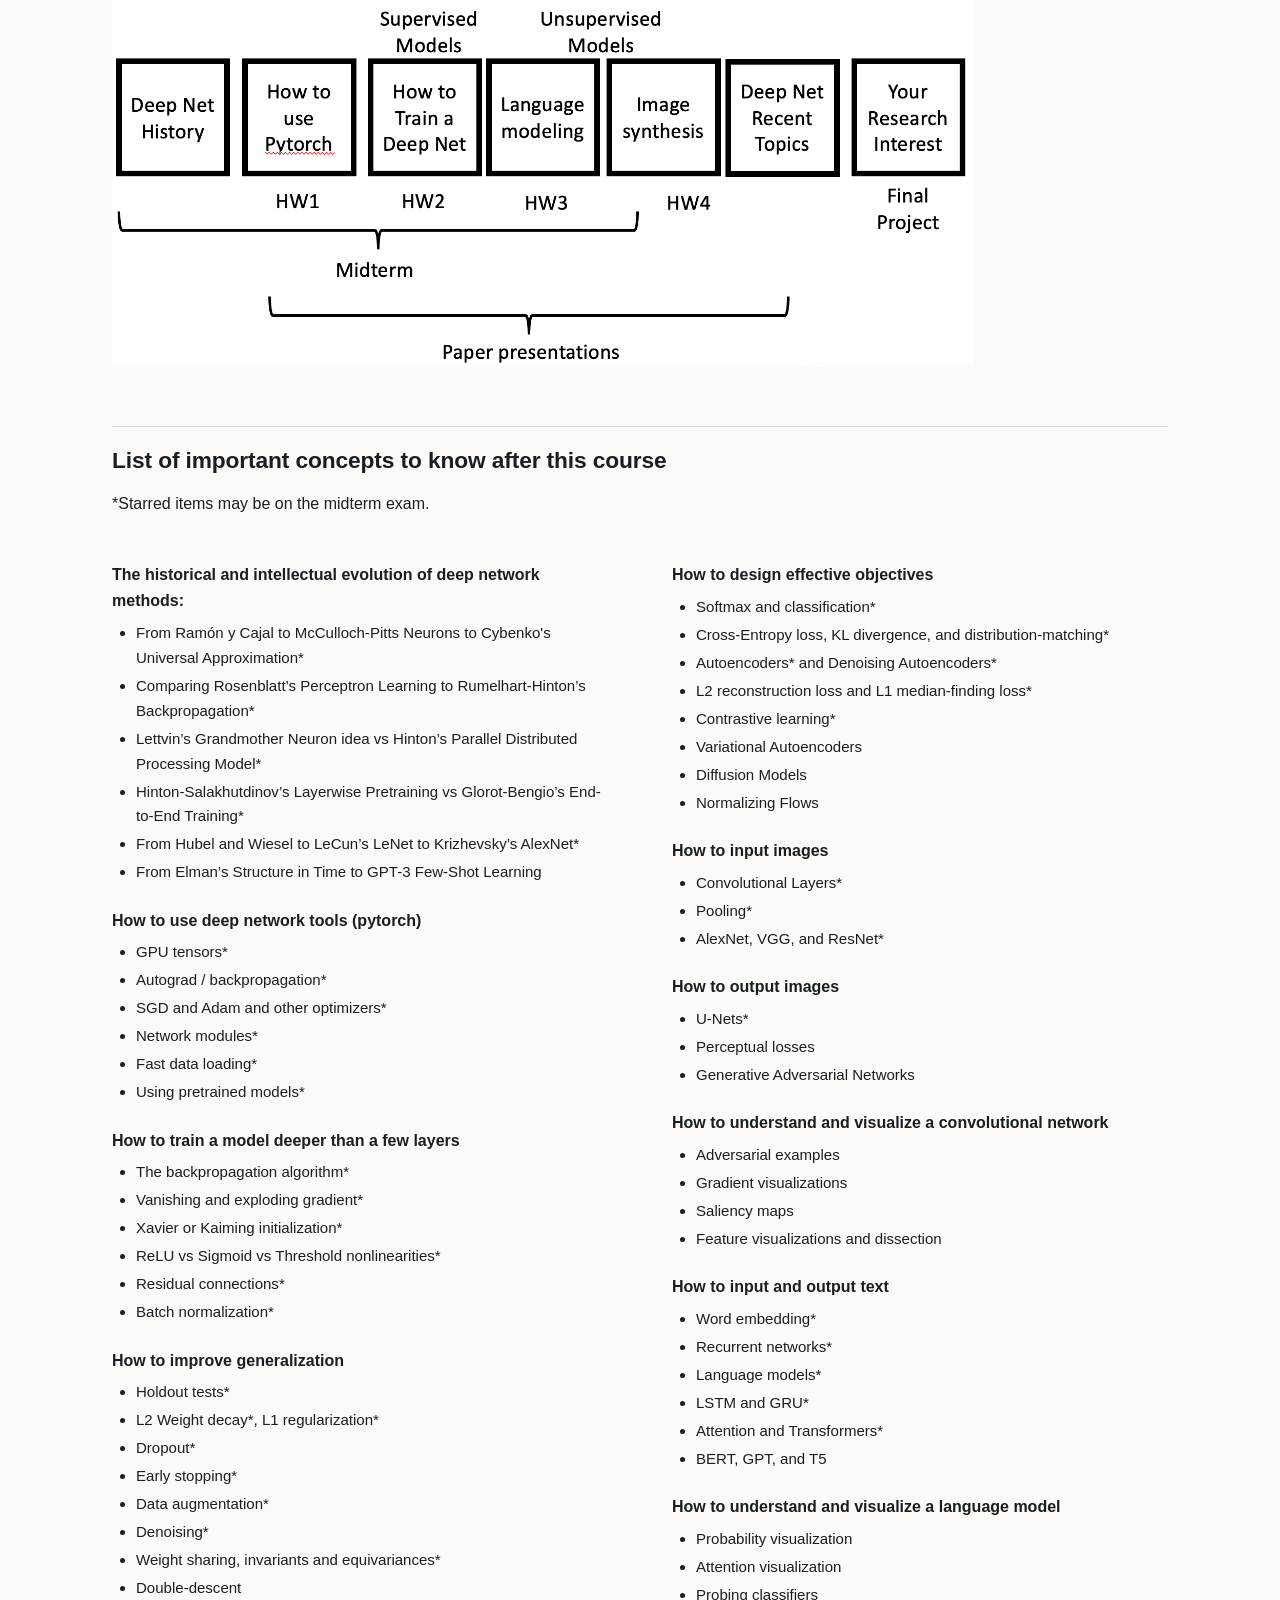
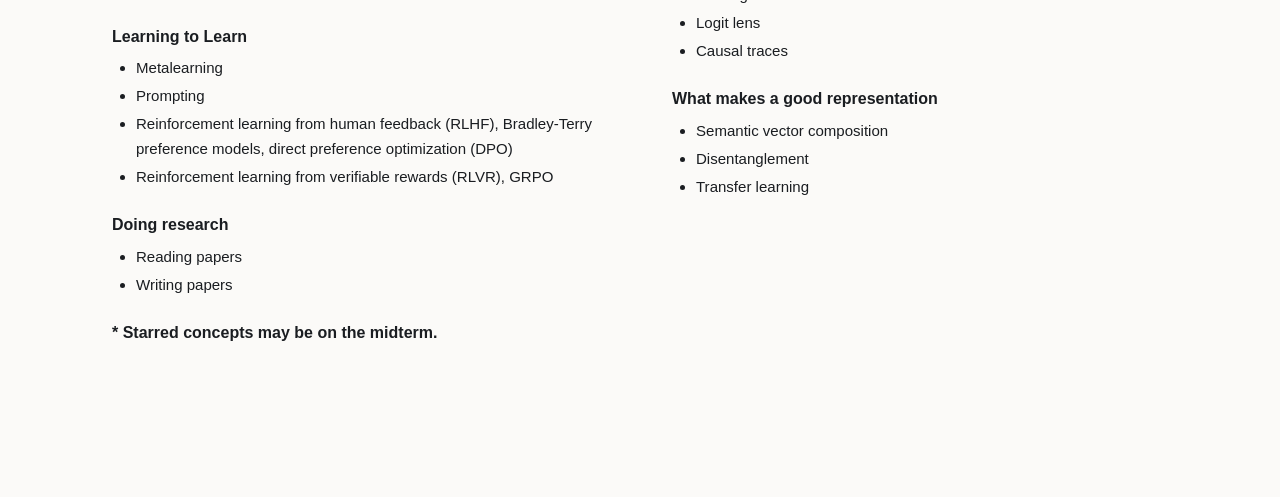
<file: public/2026-Fall/index.html>
<!DOCTYPE html>
<html lang="en">
<head>
<meta charset="utf-8">
<meta name="viewport" content="width=device-width, initial-scale=1">
<title>CS 7150 Deep Learning, Fall 2026</title>
<link rel="stylesheet" href="syllabus.css">
</head>
<body>
<div class="user_content enhanced" data-resource-type="syllabus.body" data-resource-id="213587">
  <h1><span>Syllabus for CS 7150 Fall 2026</span></h1>
  <p><strong>Class time and Location</strong></em><span style="color: var(--ic-brand-font-color-dark); font-family: inherit; font-size: 1rem;">: Tuesdays 11:45 AM - 1:25 PM and Thursdays 2:50 PM - 4:30 PM, Behrakis Health Sciences Center 325 (BK 325)</span></p>
<p>The class meetings are in-person only.</p>
<p>The class is very participatory, with groups of students presenting and discussing papers on most days.  On the first day of class, please fill out the <a href="https://docs.google.com/forms/d/1kdJaqFR0YRRT8EwvsdecfTKsdJ-1LLpS2KGqQRXCHkY/viewform" target="_blank" rel="noreferrer noopener">Paper Presentation Panel Sign-up form</a> to sign up.</p>

<p><em><strong>Sign up for piazza here</strong></em>: <a class="inline_disabled external" href="https://piazza.com/northeastern/fall2026/cs715017500202710" target="_blank" rel="noreferrer noopener"><span>https://piazza.com/northeastern/fall2026/cs715017500202710</span></a></p>
<p><span><em><strong>Professor</strong></em>: David Bau </span><a href="mailto:davidbau@northeastern.edu"><span>davidbau@northeastern.edu</span></a></p>
<p><em><strong>Professor Office Hours</strong></em>: 1:30pm Thursdays, before class, at the 2nd floor elevator lounge in BK (Behrakis Health Sciences Center). <strong>No office hours on Thursday, October 8</strong> (class that day is on Zoom).</p>
<p><em><strong>TAs</strong></em>: Grace Proebsting <a href="mailto:proebsting.g@northeastern.edu" target="_blank">proebsting.g@northeastern.edu</a>, Vishwajeet Hogale <a href="mailto:hogale.v@northeastern.edu" target="_blank">hogale.v@northeastern.edu</a></p>
<p><span><em><strong>TA help hours</strong></em>:</span></p>
<ul>
<li>Grace Proebsting: Thursdays 4:30&ndash;6:00 PM, right after class, in person, 216 Massachusetts Ave, room 101 (first-floor conference room: enter at 216 Mass Ave and turn right). Email <a href="mailto:proebsting.g@northeastern.edu">proebsting.g@northeastern.edu</a> if you have trouble finding the room.</li>
<li>Vishwajeet Hogale: Fridays, time and location to be posted.</li>
</ul>
<h2><span>Summary</span></h2>
<p><span>In this course we will learn the principles and practice of deep learning methods and research.</span></p>
<p><span>We will cover the capabilities of deep networks, the main methods for training them effectively, and the common architectures and techniques for using a deep network to process and produce images and natural language text. In addition to getting experience using these methods, we will discuss seminal research papers, overview some of the main questions and debates that have emerged in deep learning research, and explore some current research topics. There will be a final project where you work with a small team to choose, investigate, and explain a deep learning research topic centered on a paper you choose.</span></p>
<h2><span>How this course works</span></h2>
<p>This course is about three things: <strong>learning to learn</strong>, <strong>learning to teach</strong>, and <strong>teaching to learn</strong>.</p>
<p><em>Learning to learn</em>: picking up a tutorial or an unfamiliar paper, working out what it teaches, and learning to build what it describes. That is what the homeworks and exams are for.  This semester there will be <strong>five homework assignments</strong>, each scored by an <strong>in-class homework quiz</strong>, and <strong>one midterm exam</strong>.</p>
<p><em>Learning to teach</em>: explaining is a technical skill, and researchers spend much of their time on it. Papers, talks, diagrams, demonstrations and reviews are all ways of doing it, and you will practise all five.  You will <strong>read 19 seminal papers</strong> and submit a discussion-sparking question for each one, and <strong>present one of those papers</strong> in class, creating an explanation and interactive visualization with a small team.</p>
<p><em>Teaching to learn</em>: you will create a final project with a small team, and you will <strong>present your own work</strong> the same way you presented a seminal paper, providing context, technical explanations, and an interactive visualization explaining what you have learned.</p>

<p>The course is graded in a way to encourage you to do good work in the course, to keep learning even when things are hard, so that one bad day does not follow you around.</p>
<p>This course has been restructured for the LLM assistance era. LLM assistance is allowed and expected, but you must use it to enhance <em>your understanding</em> and your ability to explain the concepts of this course to your peers. Almost no points in the course are granted for work that an LLM can do (only 6/206 points are for completion rather than understanding); your goal is not just to produce some working code, but to learn the material well enough to work with the concepts on your own in quizzes and exams, to explain important concepts to your peers, and to gain insights and explain what you have learned when doing your group project. For a worked example of what this kind of AI-assisted learning looks like in practice, see <a href="https://cs7150.github.io/classdemos/guide/learning-the-perceptron-with-ai.html" target="_blank" rel="noreferrer noopener"><span>Learning the Perceptron with AI</span></a>.</p>
<h2><span>Grading</span></h2>
<p>There are <strong>206 points</strong> of course work in total.</p>
<table border="1" cellspacing="0" cellpadding="4" class="grades">
<tbody>
<tr><td>Class participation and paper presentations</td><td>50</td></tr>
<tr><td>Homework quizzes (5 quizzes, 10 points each)</td><td>50</td></tr>
<tr><td>Midterm exam</td><td>50</td></tr>
<tr><td>Final project</td><td>50</td></tr>
<tr><td>Completion points (Quiz 0 and 5 homeworks, 1 point each)</td><td>6</td></tr>
<tr><td><strong>Total</strong></td><td><strong>206</strong></td></tr>
</tbody>
</table>
<p></p>
<h2><span>Tentative Class Schedule<br></span></h2>
<p><span>(Note: we are sure to alter this schedule, likely to omit some topics or discuss others.)</span></p>
<table dir="ltr" border="1" cellspacing="0" cellpadding="0" data-sheets-root="1" data-sheets-baot="1" class="schedule"><colgroup><col width="201"><col width="92"><col width="79"><col width="79"><col width="279"><col width="100"><col width="230"></colgroup>
<tbody>
<tr>
<td>Date</td>
<td>Note</td>
<td>Handout</td>
<td>Due</td>
<td>Topic</td>
<td>Activity</td>
<td>Reading</td>
</tr>
<tr class="milestone">
<td>Thursday, September 10, 2026</td>
<td></td>
<td><div><div><a href="https://github.com/CS7150/CS7150-Homework-1/" target="_blank" rel="noreferrer noopener">HW1</a>, reading signups</div></div><br />
<a href="https://drive.google.com/file/d/18QUP0yLbdwn3ecO4AH0ekNsnPwcr38k_/view" target="_blank" rel="noreferrer noopener"><span>Lecture 1 slides</span></a></td>
<td><strong>Quiz 0</strong></td>
<td>History: neurons, perceptrons, universality, backprop.</td>
<td>david</td>
<td><a href="https://papers.baulab.info/" target="_blank" rel="noreferrer noopener"><span>https://papers.baulab.info/</span></a></td>
</tr>
<tr>
<td>Tuesday, September 15, 2026</td>
<td></td>
<td><a href="https://cs7150.github.io/classdemos/demos/quiz0/" target="_blank" rel="noreferrer noopener"><span>Quiz 0 demos</span></a><br />
<a href="https://cs7150.github.io/classdemos/guide/learning-the-perceptron-with-ai.html" target="_blank" rel="noreferrer noopener"><span>Learning the Perceptron with AI</span></a><br />
<a href="https://drive.google.com/file/d/1WvwnQnEva6PKEDpY9XrrjxKsRDijsON7/view" target="_blank" rel="noreferrer noopener"><span>Lecture 2 slides</span></a></td>
<td>Signups</td>
<td>Tensors, GPUs, Autograd, Optimizers, Modules, DataLoader</td>
<td><a href="https://github.com/davidbau/how-to-read-pytorch" target="_blank" rel="noreferrer noopener"><span>How-to-read-pytorch</span></a></td>
<td><a href="https://papers.baulab.info/papers/Rumelhart-1986.pdf" target="_blank" rel="noreferrer noopener"><span>Rumelhart 1986 (Backpropagation)</span></a><br />
<em>also see:</em> <a href="https://youtu.be/vgbQh5lx9yU" target="_blank" rel="noreferrer noopener"><span>Video: Rumelhart reading group</span></a></td>
</tr>
<tr>
<td>Thursday, September 17, 2026</td>
<td></td>
<td><a href="https://drive.google.com/file/d/12fKM_9pdGlmFPP_9z4JdBS_ZOXW93veC/view" target="_blank" rel="noreferrer noopener"><span>Lecture 3 slides</span></a></td>
<td></td>
<td>Classification and backpropagation</td>
<td>david</td>
<td><a href="https://papers.baulab.info/papers/also/Baydin-2018.pdf" target="_blank" rel="noreferrer noopener"><span>Baydin 2018 (Autodiff survey)</span></a></td>
</tr>
<tr class="milestone">
<td>Tuesday, September 22, 2026</td>
<td>Last day to add/drop</td>
<td><a href="https://github.com/CS7150/CS7150-Homework-2/" target="_blank" rel="noreferrer noopener">HW2</a><br />
<a href="https://drive.google.com/file/d/1PGuvaJGsaE7GU8MDECBKCW2GopoUia_l/view" target="_blank" rel="noreferrer noopener"><span>Lecture 4 slides</span></a></td>
<td><strong>HW1 + Quiz 1</strong></td>
<td>Optimization and deep networks</td>
<td>david</td>
<td><a href="https://papers.baulab.info/papers/Kingma-2015.pdf" target="_blank" rel="noreferrer noopener"><span>Kingma 2015 (ADAM)</span></a><br />
<em>also see:</em> <a href="https://cs7150.github.io/classdemos/demos/optimizers/" target="_blank" rel="noreferrer noopener"><span>Demo: Optimizers</span></a></td>
</tr>
<tr class="panel">
<td>Thursday, September 24, 2026</td>
<td></td>
<td><a href="https://drive.google.com/file/d/1pfiT84BGRaU9QgkQc3_sHXLIdQCVeoRX/view" target="_blank" rel="noreferrer noopener"><span>Lecture 5 slides</span></a></td>
<td></td>
<td>Initialization</td>
<td>presentation</td>
<td><a href="https://papers.baulab.info/papers/Glorot-2010.pdf" target="_blank" rel="noreferrer noopener"><span>Glorot 2010 (initialization)</span></a><br />
<em>also see:</em> <a href="https://cs7150.github.io/classdemos/demos/initialization/" target="_blank" rel="noreferrer noopener"><span>Demo: Initialization</span></a></td>
</tr>
<tr class="panel">
<td>Tuesday, September 29, 2026</td>
<td>Prof. Bau away; Grace Proebsting hosts</td>
<td><a href="https://drive.google.com/file/d/1tVjhq8LTx3DoV4Y8iSMGWZwtei-2uiQm/view" target="_blank" rel="noreferrer noopener"><span>Lecture 6 slides</span></a></td>
<td></td>
<td>Equivariances and convolutions</td>
<td>presentation</td>
<td><a href="https://papers.baulab.info/papers/LeCun-1989.pdf" target="_blank" rel="noreferrer noopener"><span>LeCun 1989 (LeNet)</span></a><br />
<em>also see:</em> <a href="https://cs7150.github.io/classdemos/demos/convolutions/" target="_blank" rel="noreferrer noopener"><span>Demo: Convolutions</span></a><br />
<a href="https://cs7150.github.io/classdemos/demos/objectives/" target="_blank" rel="noreferrer noopener"><span>Demo: Losses and regularization</span></a></td>
</tr>
<tr class="panel">
<td>Thursday, October 1, 2026</td>
<td></td>
<td><a href="https://drive.google.com/file/d/1-3gmBjhGyoQJvmrUXb6ua1wYtEeq4EOY/view" target="_blank" rel="noreferrer noopener"><span>Lecture 7 slides</span></a></td>
<td></td>
<td>Achieving Depth: residual nets, batchnorm</td>
<td>presentation</td>
<td><a href="https://papers.baulab.info/papers/He-2015.pdf" target="_blank" rel="noreferrer noopener"><span>He 2016 (ResNet)</span></a><br />
<em>also see:</em> <a href="https://papers.baulab.info/papers/Ioffe-2015.pdf" target="_blank" rel="noreferrer noopener"><span>Ioffe 2015 (Batch normalization)</span></a><br />
<a href="https://cs7150.github.io/classdemos/demos/depth/" target="_blank" rel="noreferrer noopener"><span>Demo: Training deep networks</span></a></td>
</tr>
<tr class="milestone">
<td>Tuesday, October 6, 2026</td>
<td></td>
<td><a href="https://github.com/CS7150/CS7150-Homework-3/" target="_blank" rel="noreferrer noopener">HW3</a>, project signup<br />
<a href="https://drive.google.com/file/d/1qU6lY7rrqmQpgsN3-MXc2EyOZOv8CvUj/view" target="_blank" rel="noreferrer noopener"><span>Lecture 8 slides</span></a></td>
<td><strong>HW2 + Quiz 2</strong></td>
<td>Neural Language modeling</td>
<td>david</td>
<td><a href="https://papers.baulab.info/papers/Elman-1990.pdf" target="_blank" rel="noreferrer noopener"><span>Elman 1990 (RNNs)</span></a><br />
<em>also see:</em> <a href="https://papers.baulab.info/papers/Hochreiter-1997.pdf" target="_blank" rel="noreferrer noopener"><span>Hochreiter 1997 (LSTM)</span></a></td>
</tr>
<tr class="panel">
<td>Thursday, October 8, 2026</td>
<td><strong>Class on Zoom:</strong> <a href="https://northeastern.zoom.us/my/davidbau/" target="_blank" rel="noreferrer noopener">northeastern.zoom.us/my/davidbau</a>. Presenters, be ready to present over Zoom. No office hours this day.</td>
<td><a href="https://drive.google.com/file/d/1pwKar8P4xPEql96kN3RpNX0zKChyWS2-/view" target="_blank" rel="noreferrer noopener"><span>Lecture 9 slides</span></a></td>
<td></td>
<td>What networks get wrong: adversarial examples</td>
<td>presentation</td>
<td><a href="https://papers.baulab.info/papers/Szegedy-2014.pdf" target="_blank" rel="noreferrer noopener"><span>Szegedy 2014 (Adversarial examples)</span></a><br />
<em>also see:</em> <a href="https://cs7150.github.io/classdemos/demos/adversarial/" target="_blank" rel="noreferrer noopener"><span>Demo: Adversarial examples</span></a></td>
</tr>
<tr class="panel">
<td>Tuesday, October 13, 2026</td>
<td></td>
<td><a href="https://drive.google.com/file/d/1qS18_BebtgIyBkmeryVX4EV7Iyk5pHxz/view" target="_blank" rel="noreferrer noopener"><span>Lecture 10 slides</span></a></td>
<td></td>
<td>RNNs and Transformers</td>
<td>presentation</td>
<td><a href="https://papers.baulab.info/papers/Vaswani-2017.pdf" target="_blank" rel="noreferrer noopener"><span>Vaswani 2017 (Transformers)</span></a></td>
</tr>
<tr class="panel">
<td>Thursday, October 15, 2026</td>
<td></td>
<td><a href="https://drive.google.com/file/d/1MchsjPt-IkMD6CmYEqn2YbBv5Rzv0Nep/view" target="_blank" rel="noreferrer noopener"><span>Lecture 11 slides</span></a></td>
<td><strong>Quiz C</strong> (convolutions)</td>
<td>Multimodal representation learning: CLIP</td>
<td>presentation</td>
<td><a href="https://papers.baulab.info/papers/Radford-2021.pdf" target="_blank" rel="noreferrer noopener"><span>Radford 2021 (CLIP)</span></a><br />
<em>also see:</em> <a href="https://papers.baulab.info/papers/also/Chen-2020.pdf" target="_blank" rel="noreferrer noopener"><span>Chen 2020 (SimCLR)</span></a></td>
</tr>
<tr class="milestone">
<td>Tuesday, October 20, 2026</td>
<td></td>
<td><a href="https://github.com/CS7150/CS7150-Homework-4/" target="_blank" rel="noreferrer noopener">HW4</a><br />
<a href="https://drive.google.com/file/d/1Wdhxs1JYLMY39QUEW0SDd6QF4PBJtVAy/view" target="_blank" rel="noreferrer noopener"><span>Lecture 12 slides</span></a></td>
<td><strong>HW3 + Quiz 3</strong></td>
<td>More about transformers: language model internals</td>
<td>david</td>
<td></td>
</tr>
<tr>
<td>Thursday, October 22, 2026</td>
<td></td>
<td><a href="https://drive.google.com/file/d/1k8VuU4nmrHq0jXXgKnIGtYOEGHnaVEte/view" target="_blank" rel="noreferrer noopener"><span>Lecture 13 slides</span></a></td>
<td></td>
<td>Midterm review</td>
<td>david</td>
<td><a href="2022-midterm.pdf" target="_blank" rel="noreferrer noopener"><span>Practice midterm (Fall 2022)</span></a> (<a href="answer-keys/2022-midterm-key.pdf" target="_blank" rel="noreferrer noopener"><span>answers</span></a>)<br />
<em>answer keys:</em> <a href="answer-keys/2026-quiz0-key.pdf" target="_blank" rel="noreferrer noopener"><span>Quiz 0</span></a>, <a href="answer-keys/2026-quiz1-key.pdf" target="_blank" rel="noreferrer noopener"><span>Quiz 1</span></a>, <a href="answer-keys/2026-quiz2-key.pdf" target="_blank" rel="noreferrer noopener"><span>Quiz 2</span></a>, <a href="answer-keys/2026-quizC-key.pdf" target="_blank" rel="noreferrer noopener"><span>Quiz C</span></a>, <a href="answer-keys/2026-quiz3-key.pdf" target="_blank" rel="noreferrer noopener"><span>Quiz 3</span></a></td>
</tr>
<tr class="milestone">
<td>Tuesday, October 27, 2026</td>
<td></td>
<td></td>
<td><strong>Midterm</strong></td>
<td>Midterm exam</td>
<td>midterm</td>
<td></td>
</tr>
<tr class="panel">
<td>Thursday, October 29, 2026</td>
<td></td>
<td><a href="https://drive.google.com/file/d/18Z4KAIHvcSzS0Uim1akhBXfNqVNXwb5H/view" target="_blank" rel="noreferrer noopener"><span>Lecture 14 slides</span></a></td>
<td>Project titles and teams due</td>
<td>Adversarial generation: GANs</td>
<td>presentation</td>
<td><a href="https://papers.baulab.info/papers/Goodfellow-2014.pdf" target="_blank" rel="noreferrer noopener"><span>Goodfellow 2014 (GAN)</span></a></td>
</tr>
<tr class="panel">
<td>Tuesday, November 3, 2026</td>
<td></td>
<td><a href="https://drive.google.com/file/d/1ktGZdubUZnUmh6pMzkA2DwwUHhoErGmf/view" target="_blank" rel="noreferrer noopener"><span>Lecture 15 slides</span></a></td>
<td></td>
<td>Variational Autoencoders: VAEs</td>
<td>presentation</td>
<td><a href="https://papers.baulab.info/papers/Kingma-2013.pdf" target="_blank" rel="noreferrer noopener"><span>Kingma 2013 (VAE)</span></a></td>
</tr>
<tr class="panel">
<td>Thursday, November 5, 2026</td>
<td></td>
<td><a href="https://drive.google.com/file/d/16TsN590H8Ta9Pmi7YtjVrch4hpk_r_dT/view" target="_blank" rel="noreferrer noopener"><span>Lecture 16 slides</span></a></td>
<td></td>
<td>Scaling laws</td>
<td>presentation</td>
<td><a href="https://papers.baulab.info/papers/Kaplan-2020.pdf" target="_blank" rel="noreferrer noopener"><span>Kaplan 2020 (Scaling laws)</span></a></td>
</tr>
<tr class="panel">
<td>Tuesday, November 10, 2026</td>
<td></td>
<td><a href="https://drive.google.com/file/d/1F_IOFiyE3GXyjNa0E-MAdX-6lsAfJ9YJ/view" target="_blank" rel="noreferrer noopener"><span>Lecture 17 slides</span></a></td>
<td></td>
<td>Diffusion and Flow Matching</td>
<td>presentation</td>
<td><a href="https://papers.baulab.info/papers/Sohl-Dickstein-2015.pdf" target="_blank" rel="noreferrer noopener"><span>Sohl-Dickstein 2015 (Diffusion)</span></a><br />
<em>also see:</em> <a href="https://papers.baulab.info/papers/Ho-2020.pdf" target="_blank" rel="noreferrer noopener"><span>Ho 2020 (DDPM)</span></a></td>
</tr>
<tr class="panel">
<td>Thursday, November 12, 2026</td>
<td></td>
<td><a href="https://drive.google.com/file/d/1P2YGdTZDHLUfBiqjahAYa-0q48GgeWbt/view" target="_blank" rel="noreferrer noopener"><span>Lecture 18 slides</span></a></td>
<td></td>
<td>Large language models</td>
<td>presentation</td>
<td><a href="https://papers.baulab.info/papers/also/Brown-2020.pdf" target="_blank" rel="noreferrer noopener"><span>Brown 2020 (GPT-3)</span></a><br />
<em>also see:</em> <a href="https://nicolaszucchet.github.io/Tutorial-scaling-laws/#1" target="_blank" rel="noreferrer noopener"><span>Tutorial: Scaling laws</span></a></td>
</tr>
<tr class="panel">
<td>Tuesday, November 17, 2026</td>
<td></td>
<td><a href="https://drive.google.com/file/d/10rx1aD5WYIno7cNUgEHE1nkba_Sva1c8/view" target="_blank" rel="noreferrer noopener"><span>Lecture 19 slides</span></a></td>
<td></td>
<td>Preference learning: RLHF and DPO</td>
<td>presentation</td>
<td><a href="https://papers.baulab.info/papers/also/Rafailov-2023.pdf" target="_blank" rel="noreferrer noopener"><span>Rafailov 2023 (DPO)</span></a><br />
<em>also see:</em> <a href="https://papers.baulab.info/papers/Ouyang-2022.pdf" target="_blank" rel="noreferrer noopener"><span>Ouyang 2022 (RLHF)</span></a></td>
</tr>
<tr class="milestone">
<td>Thursday, November 19, 2026</td>
<td></td>
<td></td>
<td><strong>HW4 + Quiz 4</strong>, project abstracts due</td>
<td>How to do research</td>
<td>david</td>
<td></td>
</tr>
<tr>
<td>Tuesday, November 24, 2026</td>
<td></td>
<td><a href="https://github.com/CS7150/CS7150-Homework-5/" target="_blank" rel="noreferrer noopener">HW5</a></td>
<td></td>
<td>RL with verifiable rewards: GRPO</td>
<td>david</td>
<td><a href="https://papers.baulab.info/papers/also/Shao-2024.pdf" target="_blank" rel="noreferrer noopener"><span>Shao 2024 (GRPO)</span></a></td>
</tr>
<tr class="off">
<td>Thursday, November 26, 2026</td>
<td>Thanksgiving, fall break</td>
<td></td>
<td></td>
<td></td>
<td></td>
<td></td>
</tr>
<tr class="panel">
<td>Tuesday, December 1, 2026</td>
<td></td>
<td></td>
<td></td>
<td>Reasoning models: RL with verifiable rewards</td>
<td>presentation</td>
<td><a href="https://papers.baulab.info/papers/DeepSeek-2025.pdf" target="_blank" rel="noreferrer noopener"><span>DeepSeek 2025 (R1, RLVR)</span></a></td>
</tr>
<tr>
<td>Thursday, December 3, 2026</td>
<td></td>
<td></td>
<td>Project reviews due</td>
<td>Mechanistic interpretability</td>
<td>david</td>
<td><a href="https://papers.baulab.info/papers/Meng-2022.pdf" target="_blank" rel="noreferrer noopener"><span>Meng 2022 (ROME)</span></a></td>
</tr>
<tr class="milestone">
<td>Tuesday, December 8, 2026</td>
<td></td>
<td></td>
<td><strong>HW5 + Quiz 5</strong></td>
<td>TBD</td>
<td></td>
<td></td>
</tr>
<tr>
<td>Thursday, December 10, 2026</td>
<td></td>
<td></td>
<td>Poster day</td>
<td></td>
<td>final projects</td>
<td></td>
</tr>
<tr>
<td>Monday, December 14, 2026</td>
<td></td>
<td></td>
<td><strong>Final project report due</strong> (midnight)</td>
<td><em>No class</em>: the final project hand-in deadline only</td>
<td></td>
<td></td>
</tr>
</tbody>
</table>
<p></p>
<h2><span>Student-Led Paper Discussions</span></h2>
<p><span><strong>Class participation and paper presentations: 50 points.</strong></span> In-class paper presentations and discussion.</p>
<p><strong>Semester Overview: </strong>The centerpiece of the course is a series of student-led discussions. Throughout the semester, you will read and we will discuss 19 seminal research papers.  Thirteen of those lectures include a student-led presentation of one of the selected papers: starting October 15, each panel gives a <strong>10-minute lightning talk at the end of class</strong> (the first three panels presented in a longer format at the start of class). Each of those presentations is given by a panel of <strong>four</strong> students, who take four different roles, with follow-up questions from the rest of the class (<em>the questioners</em>). (With four to a panel everybody has a distinct job and time to speak.) <strong>You will present on exactly one panel during the semester</strong>, so the rest of your participation grade comes from submitting nightly reading questions and from discussion that your questions spark. These papers and their respective dates are pre-scheduled &amp; can be seen in timeline schedule of the course structure.</p>
<p><strong>Points Breakdown &amp; To Dos (50 Points): </strong></p>
<ol>
<li><em>Nightly Questions</em>: The night before each class that has an assigned paper, read the paper and submit a question on Canvas, with a sentence on why you think it matters. There are <strong>19</strong> such classes, 13 led by student panels. Prof. Bau will curate questions that students submit to drive the discussion by the panel, so when you submit a nightly question it is a way to put a question to both the class and Prof. Bau. Each question earns 1 point, for a total of <strong>19 Points</strong>. In several of the classes, a second paper is labeled <em>also see</em>, which you are also encouraged to skim. Submit reading questions about whatever you actually want to know. The main reading is the obvious place to start, but a related paper, the connection to other research or industry work, something from an earlier week, or something from outside the syllabus entirely are all fine. It is one question per class day, not one per paper. The nightly questions are part of your participation grade, so do not skip them.</li>
<li><em>In-Class Interactions:</em> Prof. Bau will call students during any lecture, including asking you to present your nightly question, or to respond to a discussion in class; all together, class participation is worth <strong>10 points.</strong></li>
<li><em>Paper Presentation &amp; Review</em>: Once during the semester you will be assigned one of the four roles below, to review and present one aspect of a paper, which will let you read that paper from a particular angle.  Your paper presentation is a collaboration with three other students on your panel; your team will need to create an interactive visualization and a slide deck to spark the discussion (more on that below). Leading this discussion well earns up to <strong>21 Points</strong>.</li>
</ol>
<p>Each student works with a group to help lead the discussion of <strong>one</strong> paper during the term, playing one of four roles on a team of four.</p>
<p><strong>The four roles (one student each), in the order they present:</strong></p>
<ol>
<li><em>Archaeologist</em>: Give the historical context and the biography of the authors. Explain the ideas that came before this paper, and what problem it was answering, and what intellectual impact it had after it was published. Explain the biography of the authors: who wrote it, where they were and who they were working with at the time, what they had done before, and what they went on to do.</li>
<li><em>Diagrammer</em>: Create a slide that visually explains the method of the paper. And use it to explain the technical meat of the paper.  What do the key formulas mean?  How does the architecture work?  What should you take away from the paper's findings?</li>
<li><em>Demo Presenter</em>: Present a working technical artifact that <em>teaches</em> the paper's central idea, and run it live for the class. The whole panel builds the demonstration together; the demo presenter is the one who presents it, which means you have to understand it well enough to be asked about it. Details below.</li>
<li><em>Reviewer</em>: Address the standard NeurIPS review questions about the paper. Write a real peer review (put the review document in your paper's folder in the shared drive), with suggestions to the authors on what seemed weak or strong to you about the paper. Put a summary of your review on your slide. You go last, and your review opens the discussion.</li>
</ol>
<p><strong>Panels that are not exactly four.</strong> Depending on enrollment, a few panels will be uneven. A panel of <strong>five</strong> puts a second student on the demonstration. A panel of <strong>three</strong> merges the Archaeologist and the Reviewer into one role, the <strong><em>Academician</em></strong>, who opens the session with the context and closes it with the review.</p>
<p><strong>Format &amp; Preparation:</strong></p>
<p>- <strong>Duration:</strong> Each panel gives a <strong>10-minute lightning talk at the end of class</strong>.  Ten minutes is short: plan on about one key idea per minute, rehearse together, and have your slides and demonstration loaded before class so you can start the moment you are called.</p>
<p>- <strong>Roles &amp; Sign-up:</strong> Fill in the <a href="https://docs.google.com/forms/d/1kdJaqFR0YRRT8EwvsdecfTKsdJ-1LLpS2KGqQRXCHkY/viewform" target="_blank" rel="noreferrer noopener">sign-up form</a> before <strong>September 15, 2026</strong>. Rank the papers you would most like to present and the roles you would prefer. We will try to honor your preferences, but with one panel per student some adjustment is inevitable.</p>
<p>- <strong>Demonstration (built by the whole panel, presented by one):</strong> Every panel must bring a short <strong>interactive demonstration</strong> of the paper's central idea &mdash; ideally something with a slider or a text box, so the class can change an input and watch what happens.  A Colab notebook is the usual form.  Building it is the panel's shared job: all four of you should have run it and told the <em>Demo Presenter</em> what was confusing.  The Demo Presenter runs it in front of the room and answers for it.  The aim is not a reproduction of the paper's results.  It is one accurate, live illustration of the mechanism, small enough to run in the room, that leaves the class understanding something they did not understand before.</p>
<p> <strong>Use an LLM coding assistant to build it, and say so.</strong></p>
<p> You are graded on <em>what you chose to show</em> &mdash; which mechanism from the paper you picked, what a viewer can change, and what they see when they change it &mdash; and on whether the demonstration is <em>accurate and informative</em>.  Accurate: it really does implement what the paper describes, so check it against the paper before you show it.  Informative: someone who watches it comes away understanding the mechanism better than they did.  A demo that gets either of those wrong teaches the class the wrong thing.</p>
<p> On the demonstration slide, say briefly what the panel asked the assistant for and what you had to fix.</p>
<p> Some papers are about phenomena that only appear at a scale you cannot run in class.  For those, demonstrate a <em>scaled-down analogue</em>, or make the paper's own figures interactive &mdash; let the class move along a curve the authors published.  If you are not sure what would work for your paper, ask early.</p>
<p>- <strong>Slide Deck &amp; Materials Submission</strong>: The panel submits its materials <strong>one night before</strong> the scheduled discussion.  This includes:</p>
<p> - The Google Slides deck, with a slide from each of the four panelists.  Everything goes in your paper's numbered folder in the <a href="https://drive.google.com/drive/folders/11vuwFvRkGZBScYZQGg2blvQdX22-0UR9?usp=sharing" target="_blank" rel="noreferrer noopener"><span>shared presentations drive</span></a>.</p>
<p> - The panel's interactive demonstration, as a link that runs from a fresh session on somebody else's computer. We will post it for the class, so anyone can open it and play with it afterwards. A Colab notebook is the usual form; a hosted page is fine too.</p>
<p> - The Reviewer's detailed review, uploaded to the same folder</p>
<p> - A question about the paper for the broader class (<em>submitted as your nightly question on Canvas</em>), and an acknowledgment of which role you are playing</p>
<p><strong>Suggested demonstrations, by paper.</strong> These are ideas we think could be insightful, not requirements &mdash; if you have a better idea for your paper, propose it. Each one gives the class something to change and something to watch happen.</p>
<table border="1" cellspacing="0" cellpadding="4" class="demos">
<tbody>
<tr><td><strong>Paper</strong></td><td><strong>An interactive visualization that could be insightful</strong></td></tr>
<tr><td><strong>Glorot 2010 (initialization)</strong></td><td>A 30-layer MLP with a slider for the initial weight scale and a dropdown for tanh, sigmoid or ReLU.  Show the activation histogram at every layer as a strip across depth, plus the gradient norm per layer.  The insight: slide the scale and watch activations collapse toward zero or saturate, and see that the Xavier and Kaiming values are exactly where the variance stays flat with depth.</td></tr><tr><td><strong>LeCun 1989 (LeNet)</strong></td><td>A canvas where the class draws a digit, feeding a small LeNet, with every convolutional feature map shown live as the stroke is drawn. Add a slider that shifts, scales and rotates the drawn digit while the prediction and the maps update. The insight: what a convolution and a pooling layer actually compute on a real input, and that tolerance to a shift is built into the architecture while tolerance to a rotation is not.</td></tr>
<tr><td><strong>He 2016 (ResNet)</strong></td><td>Two networks side by side, plain and residual, with a depth slider from 2 to 60 layers.  Plot the gradient norm arriving at each layer, and a short training curve for each.  The insight: the plain network's gradient decays geometrically with depth while the residual one stays flat, and the plain network's <em>training</em> error gets worse as it gets deeper, which is the paper's actual headline.</td></tr>
<tr><td><strong>Szegedy 2014 (Adversarial examples)</strong></td><td>A pretrained image classifier with one photograph and a slider for the perturbation size. Show the original, the amplified perturbation, and the perturbed image side by side, with the top few class probabilities under each, and a button to target a class of the viewer's choosing. The insight: the two pictures are indistinguishable to the room while the label has changed completely, and how small the perturbation can be and still work. Then show the same perturbation moved to a different image, or a different network, to see how often it still transfers.</td></tr>
<tr><td><strong>Vaswani 2017 (Transformers)</strong></td><td>Type a sentence and see the attention matrix of a small pretrained model, per head and layer; click a token to see what it attends to.  A switch to zero out the positional embeddings.  The insight: different heads doing visibly different jobs, and the structure collapsing when position information is removed.</td></tr>
<tr><td><strong>Radford 2021 (CLIP)</strong></td><td>A text box for candidate labels and a handful of images, with the image-text similarity matrix computed live, so the class can invent new labels and watch zero-shot classification change.  Then break it: try a typographic attack, writing a word onto an image.  The insight: one shared embedding space for both modalities, and how shallow its grip on the image can be.</td></tr>
<tr><td><strong>Goodfellow 2014 (GAN)</strong></td><td>A 2-D target such as two moons.  Show the generator's samples over the discriminator's decision surface as a background heatmap, updating as it trains, with sliders for the D-to-G update ratio and the two learning rates.  The insight: the boundary chasing the samples, and mode collapse induced on purpose by over-training the discriminator.</td></tr>
<tr><td><strong>Kingma 2013 (VAE)</strong></td><td>A VAE with a 2-D latent trained on MNIST.  A draggable pad over the latent plane that decodes to an image live, plus a beta slider.  The insight: the latent space as a map you can walk around, and what raising beta does to both reconstruction sharpness and how fully the prior's mass decodes to something plausible.</td></tr>
<tr><td><strong>Dinh 2017 (Real NVP)</strong></td><td>A 2-D density warped by coupling layers, with a slider for how many layers have been applied and a toggle for the mask pattern, overlaying the running log-determinant.  The insight: an invertible warp building up one layer at a time, and what goes wrong when you stop alternating the mask, so one coordinate is never transformed.</td></tr>
<tr><td><strong>Sohl-Dickstein 2015 (Diffusion)</strong></td><td>A single t slider from 0 to T: forward noising on the left, the reverse trajectory from a trained model on the right, and the alpha-bar schedule plotted underneath with the current t marked.  The insight: the two processes as mirror images, and the schedule as the object that ties them together.</td></tr>
<tr><td><strong>Brown 2020 (GPT-3)</strong></td><td>Few-shot prompting with a small local model.  A box where you add in-context examples one at a time, with accuracy on a small task plotted live against the number of examples.  Alongside it, make the paper's own scaling curves interactive: slide model size and watch the zero-shot and few-shot gap.  This is one of the two papers whose real phenomenon needs more compute than a classroom has, so the right move is a scaled-down analogue plus the authors' published data.</td></tr>
<tr><td><strong>Rafailov 2023 (DPO)</strong></td><td>A small preference sandbox.  Start with a handful of candidate responses and pairwise preferences over them, and fit a Bradley-Terry reward model live.  Then show the same preferences trained directly into a policy by the DPO loss, and plot the DPO <em>implicit</em> reward (<em>&beta;</em> log <em>&pi;</em>/<em>&pi;</em><sub>ref</sub>) against the explicitly fitted one.  The insight: the two rankings agreeing even though no reward model was ever trained in the second case, and then the <em>&beta;</em> slider pulling the policy away from the reference until it starts to hack the preferences.  Like GPT-3, this needs a toy scale to stay accurate.</td></tr>
<tr><td><strong>DeepSeek 2025 (R1, RLVR)</strong></td><td>Build on HW5.1's own tiny GRPO loop: sliders for the KL coefficient, the length penalty and the group size, plotting reward, the fraction of scratchpad-style answers, and a live sample of the model's outputs.  The insight: the reward-hacking result from the homework, reproduced in front of the room.</td></tr>
</tbody>
</table>
<p><strong>Class Procedure (the lightning talk, 10 minutes at the end of class):</strong></p>
<ol>
<li><em>Archaeologist</em> (2 mins): where the paper came from and who wrote it.</li>
<li><em>Diagrammer</em> (3 mins): the method itself, on one picture.</li>
<li><em>Demo Presenter</em> (4 mins): run the demonstration live; one or two well-chosen interactions are better than a tour.</li>
<li><em>Reviewer</em> (1 min): what is and is not established by the paper.</li>
</ol>
<p>On a panel of three, the <em>Academician</em> opens with the context and closes with the review.  The class's nightly questions on the paper are taken up during the lecture.  Professor Bau will keep time and guide the class through the Google Slides.</p>
<p></p>
<h2><span>Homework and Quizzes</span></h2>
<p><span><strong>Homework hand-in: 5 points.</strong></span><span> Programming and calculation exercises.</span></p>
<p><span>There are five homeworks, jupyter notebooks to be worked through by students individually. In this age of LLM assistance, we will not be scoring your homework code in detail. Instead, <strong>each completed homework you hand in on Canvas earns 1 point</strong>, for a total of 5.</span></p>
<p><span>There is no deadline on this and no late penalty. Hand a homework in whenever it is done, at any point in the semester &mdash; including <em>before</em> it is assigned, if you want to work ahead. The dates in the schedule above are when each homework is <em>meant</em> to be done, because that is what the quizzes are timed against, but the point does not depend on them. There are no late days to keep track of. Suggestion: hand in all the homeworks early.</span></p>
<p><span><strong>Quiz 0: 1 point.</strong></span><span> On the first day of class you will sit a short, ungraded diagnostic covering the prerequisite material: linear algebra, multivariable derivatives, probability, and the machine learning you have already seen. <strong>Correctness is not scored.</strong> We collect it at the end of class, so there is nothing for you to hand in; the point is simply for being there and attempting every part. If you do not know something, the most useful thing you can write is "don't know".</span></p>
<p><span>Its only purpose is to tell me what this particular class already knows, so that I teach the right things. The catalog lists four different courses that satisfy this course's prerequisite and they cover different material, so nobody is expected to have seen all of it.</span></p>
<p><span><strong>Homework quizzes: 50 points.</strong></span><span> Five short quizzes, 10 points each, taken in class.</span></p>
<p><span>There is one homework quiz per homework assignment, and <strong>each quiz is given in class on the day that homework is due</strong> (the dates are in the schedule above). Those days are deliberately days without a student paper presentation, so that the class is not carrying two things at once. Each quiz tests your knowledge of the methods and concepts in that homework. The quizzes are designed to be much easier for you if you have actually worked through and understood the homework yourself, so the best preparation for a quiz is to do the homework yourself. This is where the real incentive to keep up with the homework lies: handing the homework in is worth 1 point, but its quiz is worth 10.</span></p>
<p><span><strong>Quiz 3 is on October 20, a week before the midterm.</strong> HW3 covers recurrent networks, gating and attention, which are on the midterm, so doing it is part of preparing for the exam. The midterm review is on October 22 and the exam is on October 27; bring your questions to the review.</span></p>
<p><span><strong>HW1 is due and Quiz 1 is given on September 22, which is also the add/drop deadline.</strong> HW1 goes out on the first day of class, so by the deadline you will have worked through a homework and sat a quiz on it. That is the clearest sense of the course you can get while you can still act on it.</span></p>
<p><span>On each of those five days we will open the class with about ten minutes of informal discussion of the homework, before the quiz. Bring your questions. If that discussion happens to give away the answer to something on the quiz, so be it &mdash; that is a reward for being in the room and paying attention.</span></p>
<p><span><strong>Quizzes must be taken in person</strong>, in class on their scheduled day, to earn points. There is no remote or online version.</span></p>
<p><span>Each quiz is worth 10 points, and whether a quiz counts is decided as follows:</span></p>
<ol>
<li>A quiz that would pull your grade down is <strong>dropped</strong> &mdash; out of the course total as well as out of your points &mdash; so a quiz that goes badly does not count against you.</li>
<li>A quiz you <strong>skip</strong> counts as a zero, and that zero stays in the total.</li>
<li>Coming to a <strong>make-up</strong> drops the missed quiz instead, the same way a low quiz you sat would be dropped.</li>
</ol>
<p><span>The reason for scoring quizzes this way is that we would much rather you came to class than stayed away worried about a quiz. Come and take it.</span></p>
<p><span>For example: if you sit all five quizzes and they all help you, your grade is out of the full 206. If two of them would drag you down, those two are dropped and your grade is out of 186. If you sat none of them but came to all five make-up discussions, all fifty quiz points would drop out and your grade would be computed out of 156.</span></p>
<p><span><strong>Make-ups run for 14 days after the quiz.</strong> A make-up begins with a second sitting of the quiz, and is then graded together with a short discussion of that homework with a TA, rather than marked cold &mdash; so if there is something you did not follow, that conversation is the place to sort it out. Come to office hours or arrange a time with a TA. After 14 days the make-up closes and the zero stands. If you know in advance that you will miss a quiz, tell us before the date rather than after.</span></p>
<p><span>The catch is that <strong>the quizzes must be done in-person in class</strong>. Each homework quiz is given in class on its scheduled day whether or not you have handed in the homework yet. The quizzes are worth 50 points and the homework hand-ins are worth 5, so the main reason to do a homework on time is not to hand it in: the homework is the best way to learn the material for the homework quiz. If you have done the homework yourself and understand the concepts, the quiz should be much easier.</span></p>
<p></p>
<h2><span>Midterm Exam</span></h2>
<p><span><strong>Midterm exam: 50 points.</strong></span><span> A written, closed-book exam about foundational methods, held in class. The starred items in the concept list below are the ones that may appear on it.</span></p>
<p></p>
<h2><span>Final Project Presentations</span></h2>
<p><span><strong>Final Project: 50 points.</strong></span><span> An illustrated blog or webpage report plus an in-class presentation, about a research topic centered on a paper you choose. Done in teams of 2 or 3 students.</span></p>
<p><span>This is the paper presentation again, except that you choose the paper and your team plays all four roles. Your project must give the <strong>context</strong> for the work, a <strong>technical explanation</strong> of the method and what its key formulas and architecture mean, an <strong>assessment</strong> of what the paper does and does not establish, and an <strong>interactive visualization</strong> of the central idea. You may also include a research extension of the concepts in the paper you choose.</span></p>
<p><span>The interactive visualization is <strong>required, not optional</strong>. The same standard applies as for the paper demonstrations: it should be accurate and informative, and a reader should be able to change something and see what happens. Hand it in as a <strong>link that runs from a fresh session on somebody else's computer</strong>, and we will post it for the class so everyone can open it and play with it at their own machine. A Colab notebook is the usual form; a hosted page is fine too. The measure of the whole project is whether a reader finishes it understanding the topic better than they did.</span></p>
<p></p>
<h2><span>Collaboration Policy</span></h2>
<p><span>Collaboration is allowed</span><span>, </span><span>but you should think about the problems yourself before discussing them with others or having an LLM solve it for you. </span><span>When you do seek out help, we strongly advise you to find a fellow classmate to talk with and work together rather than just copying an answer. You will all learn much more by thinking collaboratively and explaining ideas to one another. </span></p>
<p></p>
<h2><span>Academic integrity policy</span></h2>
<h3><span>Read through university's <a href="https://osccr.sites.northeastern.edu/academic-integrity-policy/" target="_blank" rel="noreferrer noopener"><span>academic integrity policy</span></span></a> and <a href="http://www.plagiarism.org/" target="_blank" rel="noreferrer noopener"><span>plagiarism</span></span></a>.</span></h3>
<p></p>
<h2><span>Topic Map for the Course</span></h2>
<p><span><img src="cs7150-2026-topicmap.png" width="861" height="367"><br></span></p>
<h2><span>List of important concepts to know after this course</span></h2>
<p><span>*Starred items may be on the midterm exam.</span></p>
<p></p>
<table class="topicmap">
<tbody>
<tr>
<td>
<p><span>The historical and intellectual evolution of deep network methods:</span></p>
<ul>
<li aria-level="1"><span>From Ram&oacute;n y Cajal to McCulloch-Pitts Neurons to Cybenko's Universal Approximation*</span></li>
<li aria-level="1"><span>Comparing Rosenblatt’s Perceptron Learning to </span>Rumelhart-Hinton’s Backpropagation*</li>
<li aria-level="1"><span>Lettvin’s Grandmother Neuron idea vs Hinton’s Parallel Distributed Processing Model*</span></li>
<li aria-level="1"><span>Hinton-Salakhutdinov’s Layerwise Pretraining vs Glorot-Bengio’s End-to-End Training*</span></li>
<li aria-level="1"><span>From Hubel and Wiesel to LeCun’s LeNet to Krizhevsky’s AlexNet*</span></li>
<li aria-level="1"><span>From Elman’s Structure in Time to GPT-3 Few-Shot Learning</span></li>
</ul>
<p><span>How to use deep network tools (pytorch)</span></p>
<ul>
<li aria-level="1"><span>GPU tensors*</span></li>
<li aria-level="1"><span>Autograd / backpropagation*</span></li>
<li aria-level="1"><span>SGD and Adam and other optimizers*</span></li>
<li aria-level="1"><span>Network modules*</span></li>
<li aria-level="1"><span>Fast data loading*</span></li>
<li aria-level="1"><span>Using pretrained models*</span></li>
</ul>
<p><span>How to train a model deeper than a few layers</span></p>
<ul>
<li aria-level="1"><span>The backpropagation algorithm*</span></li>
<li aria-level="1"><span>Vanishing and exploding gradient*</span></li>
<li aria-level="1"><span>Xavier or Kaiming initialization*</span></li>
<li aria-level="1"><span>ReLU vs Sigmoid vs Threshold nonlinearities*</span></li>
<li aria-level="1"><span>Residual connections*</span></li>
<li aria-level="1"><span>Batch normalization*</span></li>
</ul>
<p><span>How to improve generalization</span></p>
<ul>
<li aria-level="1"><span>Holdout tests*</span></li>
<li aria-level="1"><span>L2 Weight decay*, L1 regularization*</span></li>
<li aria-level="1"><span>Dropout*</span></li>
<li aria-level="1"><span>Early stopping*</span></li>
<li aria-level="1"><span>Data augmentation*</span></li>
<li aria-level="1"><span>Denoising*</span></li>
<li aria-level="1"><span>Weight sharing, invariants and equivariances*</span></li>
<li aria-level="1"><span>Double-descent</span></li>
</ul>
<p><span>Learning to Learn</span></p>
<ul>
<li aria-level="1"><span>Metalearning</span></li>
<li aria-level="1"><span>Prompting</span></li>
<li aria-level="1"><span>Reinforcement learning from human feedback (RLHF), Bradley-Terry preference models, direct preference optimization (DPO)</span></li>
<li aria-level="1"><span>Reinforcement learning from verifiable rewards (RLVR), GRPO</span></li>
</ul>
<p>Doing research</p>
<ul>
<li aria-level="1"><span>Reading papers</span></li>
<li aria-level="1"><span>Writing papers</span></li>
</ul>
<p>* Starred concepts may be on the midterm.</p>
<p></p>
</td>
<td>
<p><span>How to design effective objectives</span></p>
<ul>
<li aria-level="1"><span>Softmax and classification*</span></li>
<li aria-level="1"><span>Cross-Entropy loss, KL divergence, and distribution-matching*</span></li>
<li aria-level="1"><span>Autoencoders* and Denoising Autoencoders*</span></li>
<li aria-level="1"><span>L2 reconstruction loss and L1 median-finding loss*</span></li>
<li aria-level="1"><span>Contrastive learning*</span></li>
<li aria-level="1"><span>Variational Autoencoders</span></li>
<li aria-level="1"><span>Diffusion Models</span></li>
<li aria-level="1"><span>Normalizing Flows</span></li>
</ul>
<p><span>How to input images</span></p>
<ul>
<li aria-level="1"><span>Convolutional Layers*</span></li>
<li aria-level="1"><span>Pooling*</span></li>
<li aria-level="1"><span>AlexNet, VGG, and ResNet*</span></li>
</ul>
<p><span>How to output images</span></p>
<ul>
<li aria-level="1"><span>U-Nets*</span></li>
<li aria-level="1"><span>Perceptual losses</span></li>
<li aria-level="1"><span>Generative Adversarial Networks</span></li>
</ul>
<p><span>How to understand and visualize a convolutional network</span></p>
<ul>
<li aria-level="1"><span>Adversarial examples</span></li>
<li aria-level="1"><span>Gradient visualizations</span></li>
<li aria-level="1"><span>Saliency maps</span></li>
<li aria-level="1"><span>Feature visualizations and dissection</span></li>
</ul>
<p><span>How to input and output text</span></p>
<ul>
<li aria-level="1"><span>Word embedding*</span></li>
<li aria-level="1"><span>Recurrent networks*</span></li>
<li aria-level="1"><span>Language models*</span></li>
<li aria-level="1"><span>LSTM and GRU*</span></li>
<li aria-level="1"><span>Attention and Transformers*</span></li>
<li aria-level="1"><span>BERT, GPT, and T5</span></li>
</ul>
<p><span>How to understand and visualize a language model</span></p>
<ul>
<li aria-level="1"><span>Probability visualization</span></li>
<li aria-level="1"><span>Attention visualization</span></li>
<li aria-level="1"><span>Probing classifiers</span></li>
<li aria-level="1"><span>Logit lens</span></li>
<li aria-level="1"><span>Causal traces</span></li>
</ul>
<p><span>What makes a good representation</span></p>
<ul>
<li aria-level="1"><span>Semantic vector composition</span></li>
<li aria-level="1"><span>Disentanglement</span></li>
<li aria-level="1"><span>Transfer learning</span></li>
</ul>
</td>
</tr>
</tbody>
</table>
</div>
</div>
</file>
<file: public/2026-Fall/syllabus.css>
/* CS 7150 Fall 2026 syllabus.
   The page body is a Canvas export, so this styles the exported markup rather than
   asking it to change: four tables carry a class, and schedule rows are tagged
   .milestone (a quiz or the midterm), .panel (a student-led discussion) and .off. */

:root {
  --ink:        #1a1d21;
  --ink-soft:   #4a5158;
  --ink-faint:  #7b838b;
  --bg:         #fbfaf8;
  --panel:      #ffffff;
  --rule:       #dcd8d2;
  --rule-soft:  #ebe8e3;
  --accent:     #8a2b2b;
  --accent-bg:  #fdf3f0;
  --stripe:     #f6f4f1;
  --measure:    66rem;
}

@media (prefers-color-scheme: dark) {
  :root:not([data-theme="light"]) {
    --ink:       #e8e6e3;
    --ink-soft:  #b3b0ab;
    --ink-faint: #8b8781;
    --bg:        #16181b;
    --panel:     #1d2024;
    --rule:      #363a3f;
    --rule-soft: #2a2e33;
    --accent:    #e58b7b;
    --accent-bg: #2a2020;
    --stripe:    #1a1d20;
  }
}

/* ---------- page ---------- */

html { -webkit-text-size-adjust: 100%; }

body {
  margin: 0;
  background: var(--bg);
  color: var(--ink);
  font: 16px/1.65 -apple-system, BlinkMacSystemFont, "Segoe UI", Roboto,
        "Helvetica Neue", Arial, sans-serif;
  font-feature-settings: "kern" 1, "liga" 1;
}

.user_content {
  max-width: var(--measure);
  margin: 0 auto;
  padding: 3rem 1.5rem 6rem;
}

/* ---------- headings ---------- */

h1 {
  font-size: 2.1rem;
  line-height: 1.2;
  letter-spacing: -0.01em;
  margin: 0 0 1.5rem;
  padding-bottom: 0.8rem;
  border-bottom: 3px solid var(--accent);
}

h2 {
  font-size: 1.42rem;
  line-height: 1.25;
  letter-spacing: -0.005em;
  margin: 3.2rem 0 1rem;
  padding-top: 1.2rem;
  border-top: 1px solid var(--rule);
}

/* The first heading after the title does not need a rule above it. */
h1 + h2 { border-top: 0; padding-top: 0; margin-top: 2rem; }

h3 { font-size: 1.08rem; margin: 2rem 0 0.6rem; }

/* ---------- text ---------- */

p { margin: 0 0 1rem; }

a {
  color: var(--accent);
  text-decoration-thickness: 1px;
  text-underline-offset: 2px;
  /* some links are bare URLs; let them break rather than widen the page */
  overflow-wrap: anywhere;
}
a:hover { background: var(--accent-bg); }

ol, ul { margin: 0 0 1.2rem; padding-left: 1.5rem; }
li { margin-bottom: 0.55rem; }
li > em:first-child { font-style: normal; font-weight: 600; }

strong { font-weight: 650; }

img { max-width: 100%; height: auto; }

hr { border: 0; border-top: 1px solid var(--rule); margin: 2.5rem 0; }

/* ---------- tables, shared ---------- */

table { border-collapse: collapse; margin: 1.4rem 0 2rem; }
td { vertical-align: top; }

/* ---------- the 205-point grading table ---------- */

.grades {
  width: auto;
  min-width: min(30rem, 100%);
  background: var(--panel);
  border: 1px solid var(--rule);
}
.grades td { padding: 0.55rem 1.1rem; border-top: 1px solid var(--rule-soft); }
.grades tr:first-child td { border-top: 0; }
.grades td:last-child {
  text-align: right;
  font-variant-numeric: tabular-nums;
  width: 5rem;
  color: var(--ink-soft);
}
.grades tr:last-child td {
  border-top: 2px solid var(--rule);
  font-weight: 650;
  color: var(--ink);
}

/* ---------- the class schedule ---------- */

.schedule {
  width: 100%;
  font-size: 0.86rem;
  line-height: 1.45;
  background: var(--panel);
  border: 1px solid var(--rule);
}
.schedule td {
  padding: 0.5rem 0.6rem;
  border-top: 1px solid var(--rule-soft);
}
.schedule tr:nth-child(even) td { background: var(--stripe); }

/* header row */
.schedule tr:first-child td {
  position: sticky;
  top: 0;
  z-index: 1;
  background: var(--panel);
  border-top: 0;
  border-bottom: 2px solid var(--rule);
  box-shadow: 0 1px 0 var(--rule);
  font-weight: 650;
  font-size: 0.78rem;
  letter-spacing: 0.04em;
  text-transform: uppercase;
  color: var(--ink-faint);
  white-space: nowrap;
}

.schedule td:nth-child(1) { width: 11rem; color: var(--ink-soft); }
.schedule td:nth-child(2) { width: 8rem;  font-size: 0.8rem; color: var(--ink-faint); font-style: italic; }
.schedule td:nth-child(3),
.schedule td:nth-child(4) { width: 7.5rem; }
.schedule td:nth-child(6) { width: 5.5rem; color: var(--ink-faint); font-size: 0.8rem; }

/* a day something is due: quiz days and the midterm */
.schedule tr.milestone td,
.schedule tr.milestone:nth-child(even) td {
  background: var(--accent-bg);
}
/* one rule down the left edge of the row, not one per cell */
.schedule tr.milestone td:first-child { box-shadow: inset 3px 0 0 var(--accent); }
.schedule tr.milestone td:nth-child(4) { color: var(--accent); font-weight: 650; }

/* a student-led discussion */
.schedule tr.panel td:nth-child(6) { color: var(--accent); font-weight: 600; }

/* fall break */
.schedule tr.off td { color: var(--ink-faint); font-style: italic; }

/* ---------- suggested demonstrations ---------- */

.demos {
  width: 100%;
  background: var(--panel);
  border: 1px solid var(--rule);
  font-size: 0.94rem;
}
.demos td { padding: 0.75rem 0.9rem; border-top: 1px solid var(--rule-soft); }
.demos td:first-child { width: 14rem; }
.demos tr:first-child td {
  border-top: 0;
  border-bottom: 2px solid var(--rule);
  font-size: 0.78rem;
  letter-spacing: 0.04em;
  text-transform: uppercase;
  color: var(--ink-faint);
}

/* ---------- the two-column topic map ---------- */

.topicmap { width: 100%; }
.topicmap > tbody > tr > td { width: 50%; padding: 0 2rem 0 0; }
.topicmap > tbody > tr > td:last-child { padding: 0 0 0 2rem; }
.topicmap p { margin: 1.4rem 0 0.4rem; font-weight: 650; }
.topicmap ul { margin-bottom: 0; }
.topicmap li { margin-bottom: 0.2rem; font-size: 0.94rem; }

/* ---------- narrow screens ---------- */

@media (max-width: 900px) {
  body { font-size: 15px; }
  .user_content { padding: 2rem 1rem 4rem; }
  h1 { font-size: 1.7rem; }
  h2 { font-size: 1.25rem; }
  /* let the wide tables scroll on their own rather than the whole page */
  .schedule, .demos { display: block; overflow-x: auto; }
  .schedule { font-size: 0.8rem; }
  .schedule tr:first-child td { position: static; box-shadow: none; }
  .topicmap, .topicmap > tbody, .topicmap > tbody > tr, .topicmap > tbody > tr > td {
    display: block; width: auto; padding: 0 !important;
  }
}

/* ---------- print ---------- */

@media print {
  :root { --bg: #fff; --panel: #fff; --stripe: #fff; --accent-bg: #fff; }
  body { font-size: 10.5pt; color: #000; }
  .user_content { max-width: none; padding: 0; }
  a { color: #000; text-decoration: underline; }
  h2 { page-break-after: avoid; }
  tr, li { page-break-inside: avoid; }
  .schedule tr:first-child td { position: static; }
  .schedule tr.milestone td { box-shadow: none; font-weight: 650; }
}
</file>
